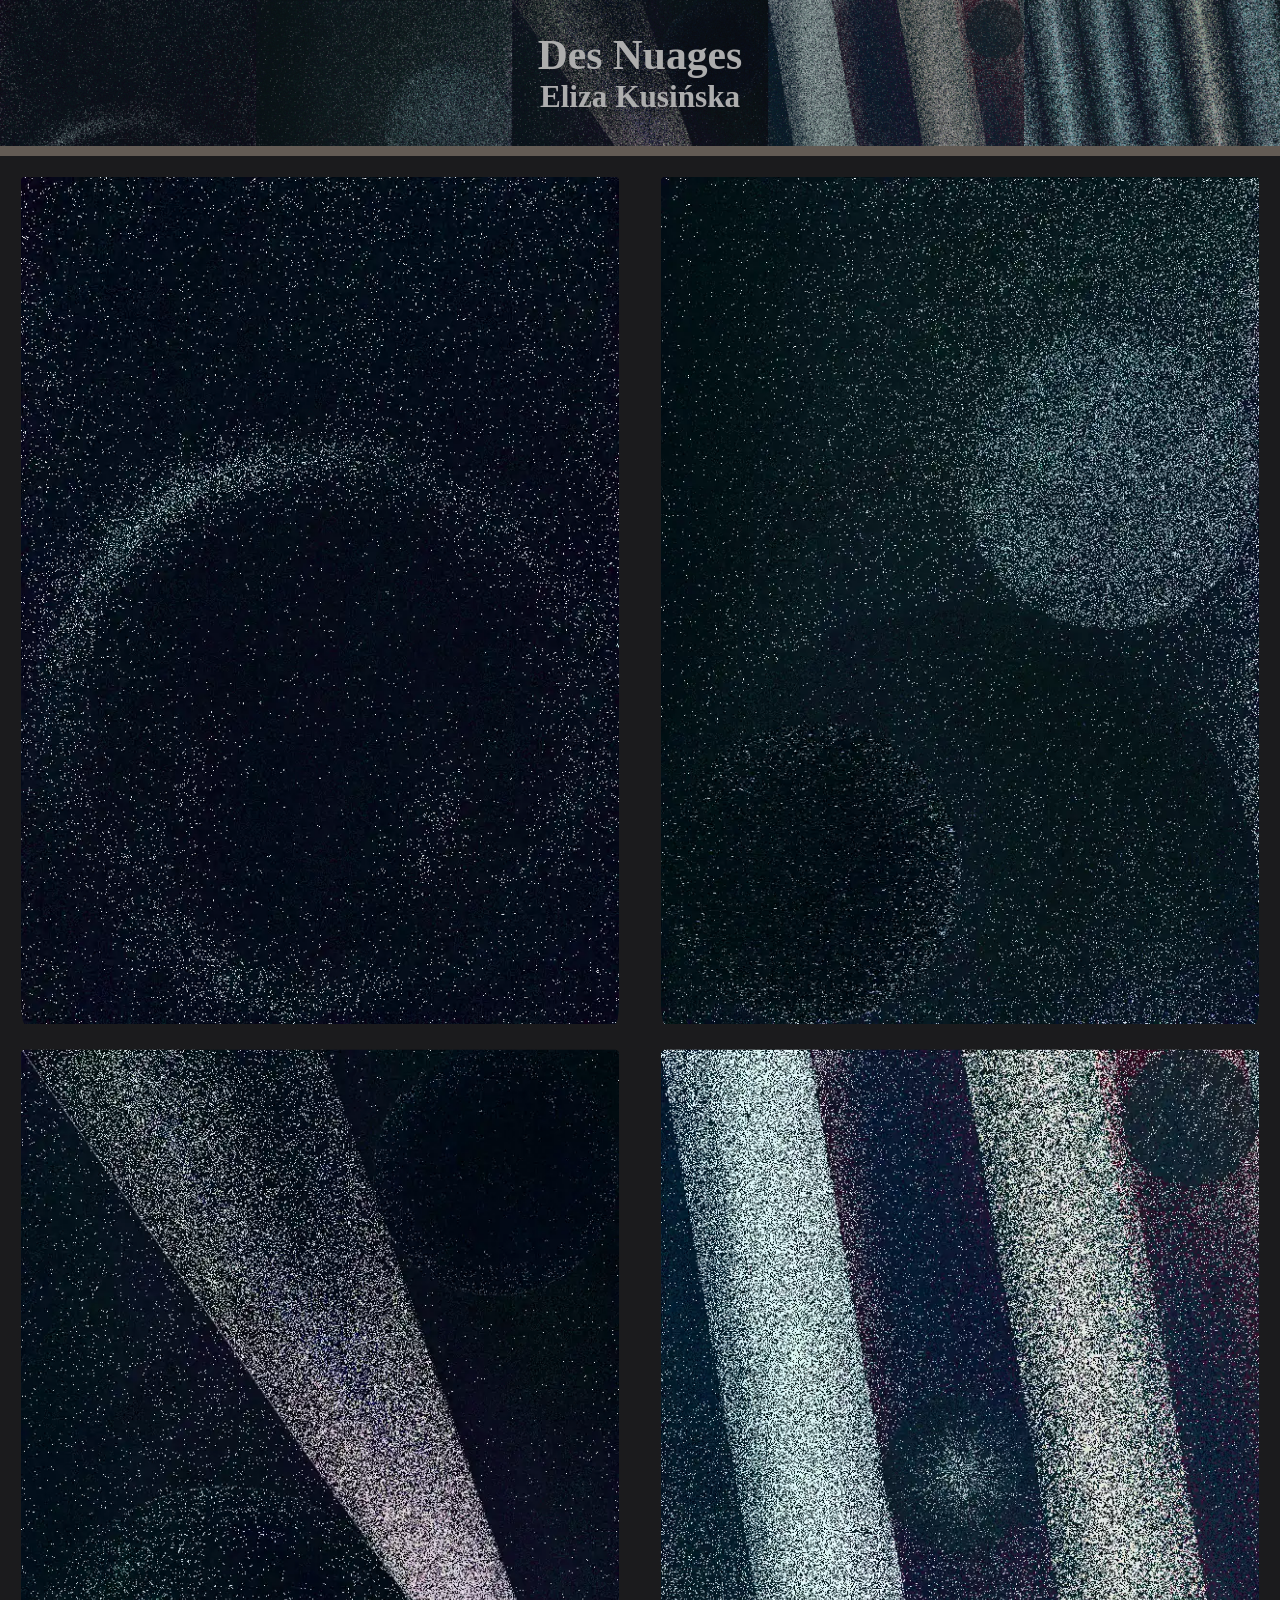
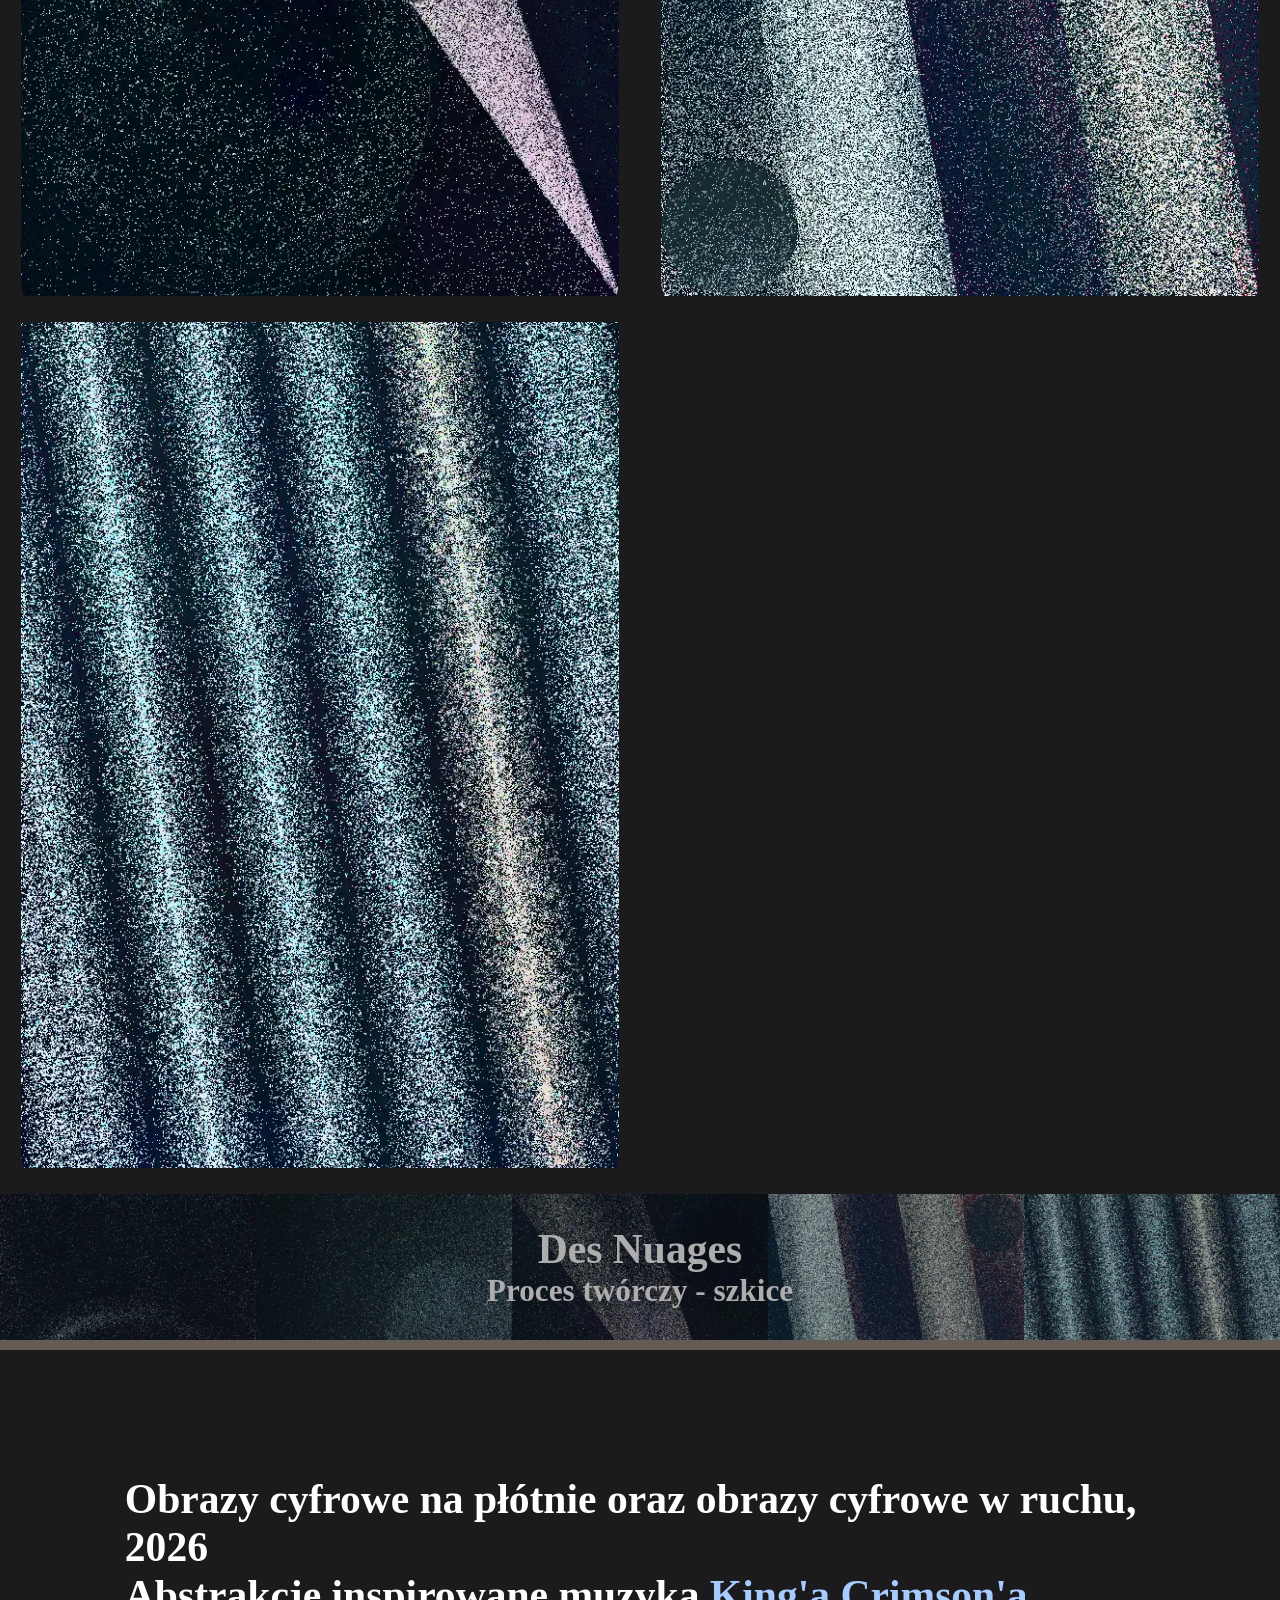
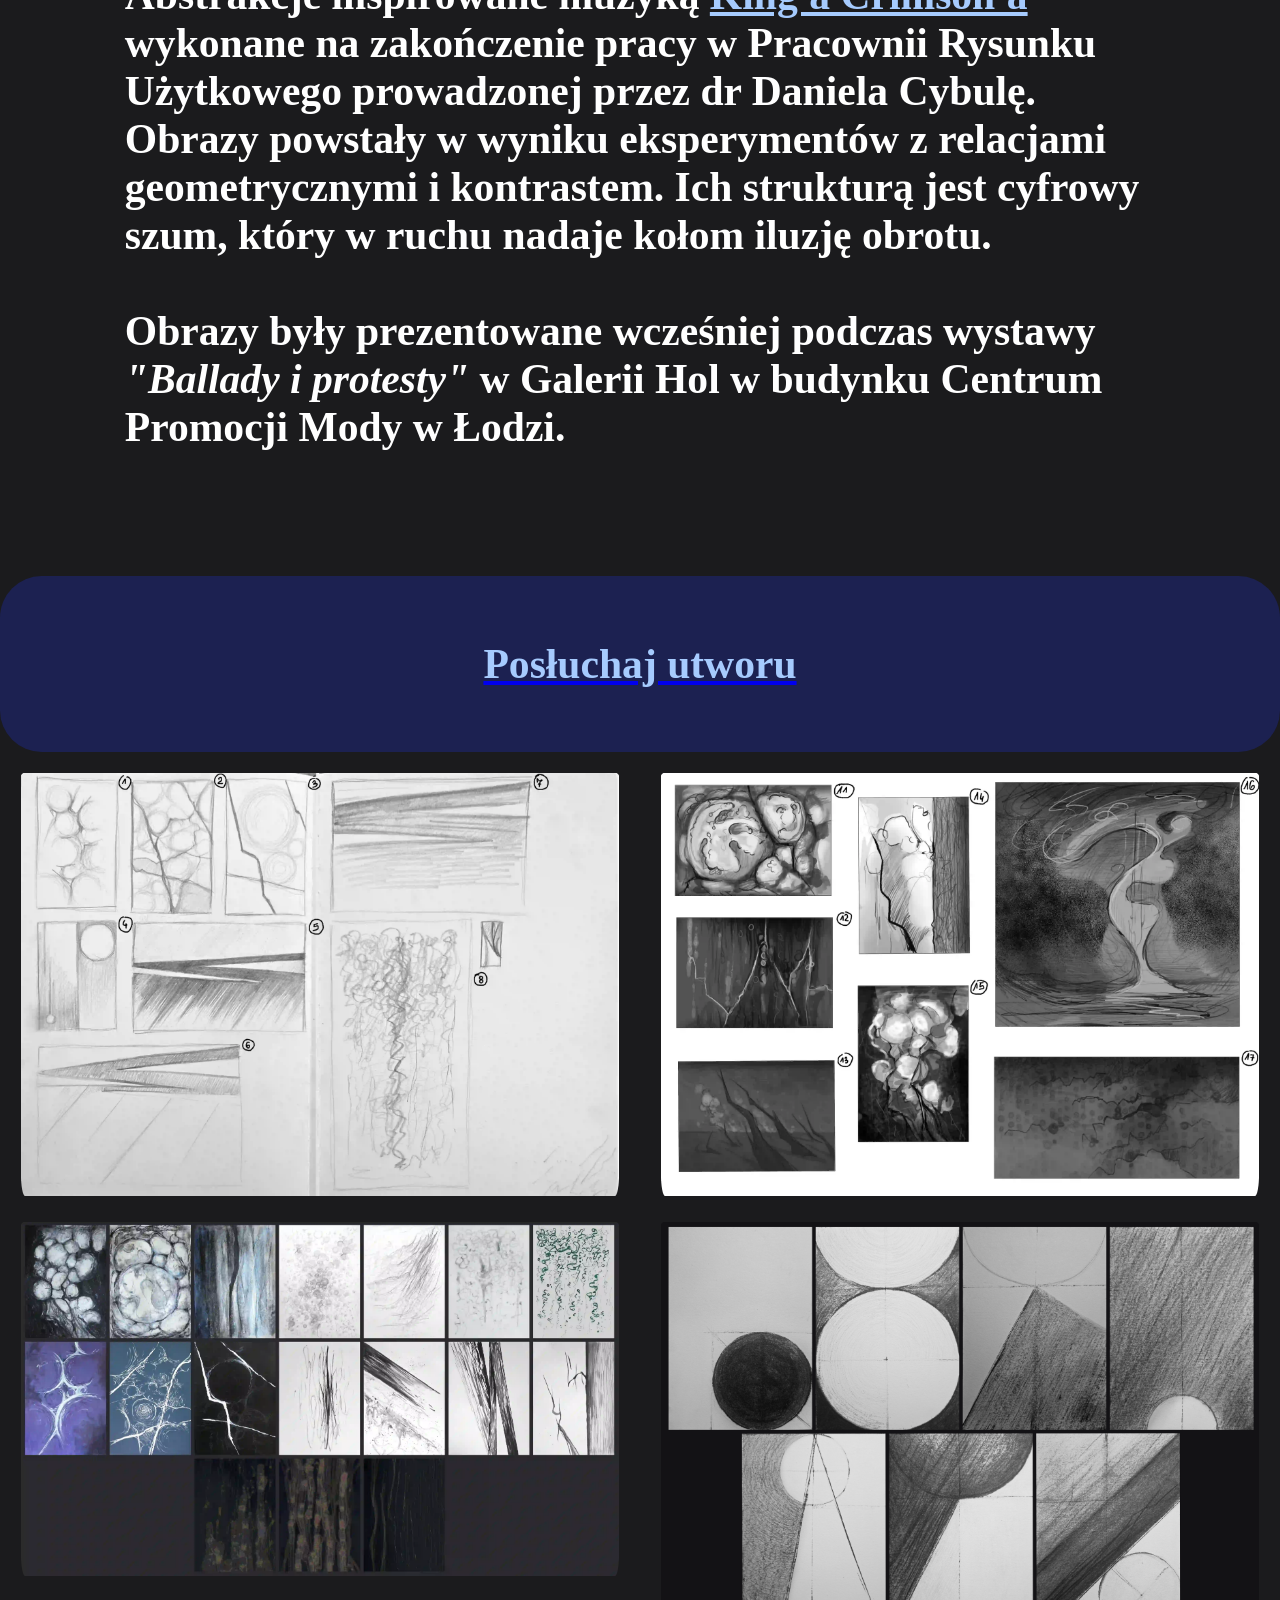
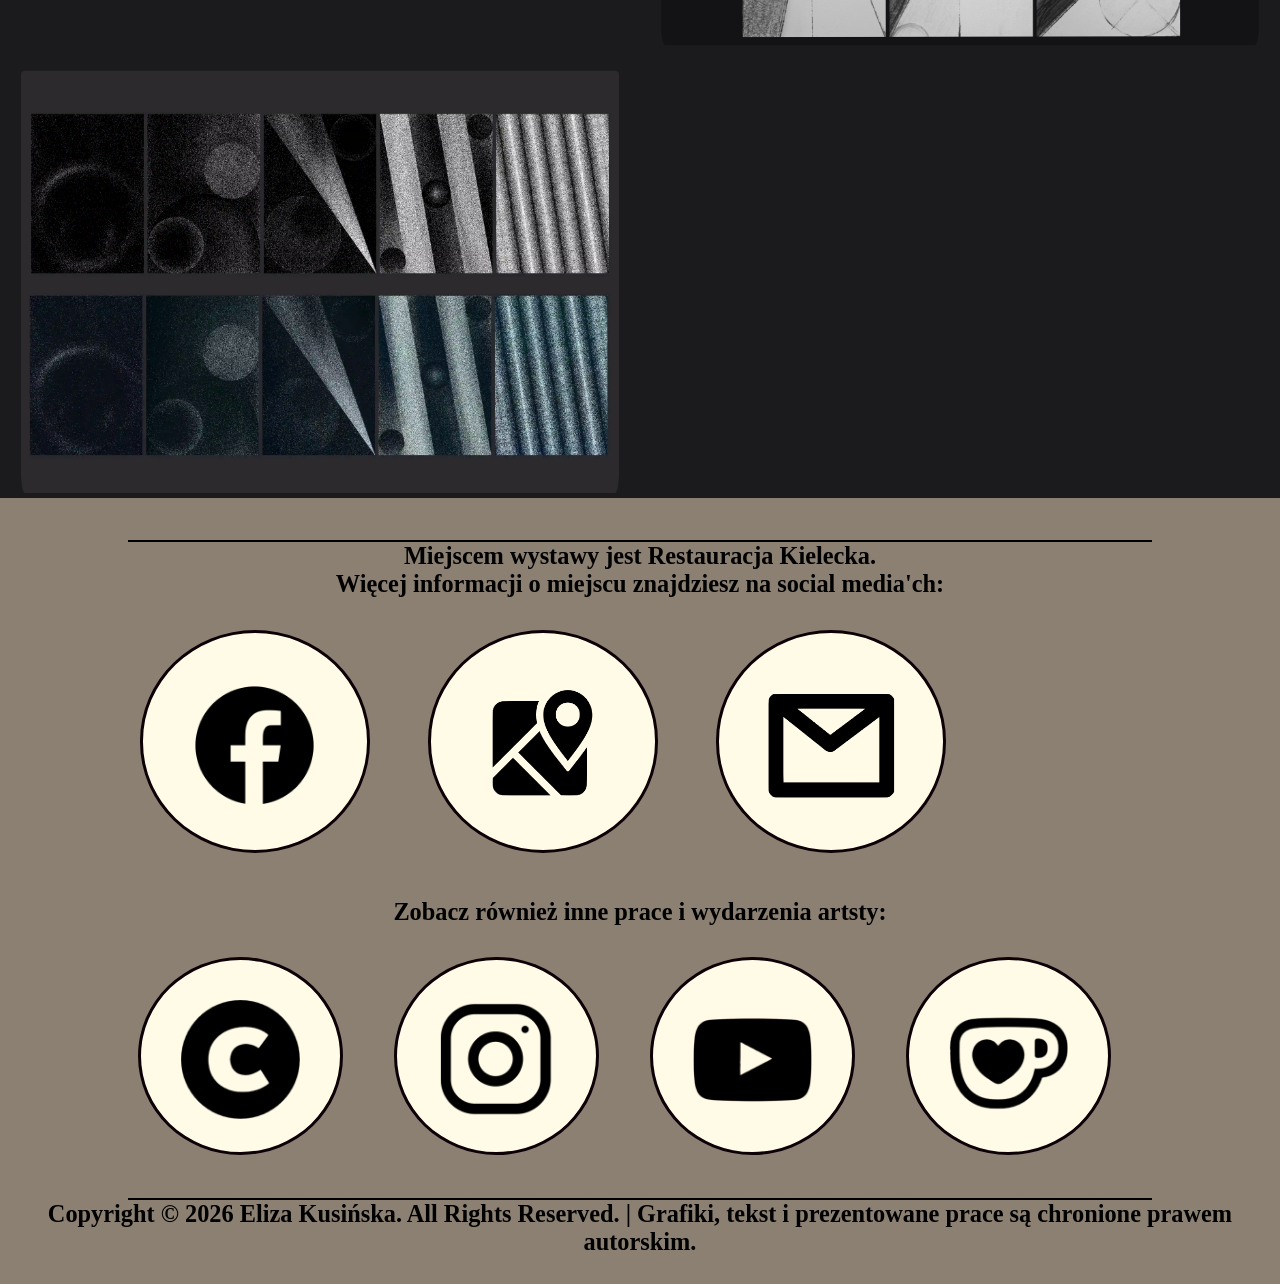
<file: index.html>
<!DOCTYPE html>
<html lang="pl">
  <head>



    <link rel="stylesheet" type="text/css" href="Styles/image.css">
    <link rel="stylesheet" type="text/css" href="Styles/modal.css">
    <link rel="stylesheet" type="text/css" href="Styles/main.css">
    <meta charset="utf-8" />

  </head>
  <body>
    
    <header>

			<div>

				<h1> Des Nuages </h1>
                <h2> Eliza Kusińska </h2>
			</div>

	</header>


    <main>
      
        <div class="gallery-type0" style="width: 100%">
        <div class="grid">
           <a href="00.html"> <img src="IMGS/01.webp"> </a>
           <a href="01.html"> <img src="IMGS/02.webp"> </a>
           <a href="02.html"> <img src="IMGS/03.webp"> </a>
           <a href="03.html"> <img src="IMGS/04.webp"> </a>
           <a href="04.html"> <img src="IMGS/05.webp"> </a>
        </div>
        </div>

            <header id="szkice">

			<div>

				<h1> Des Nuages </h1>
                <h2> Proces twórczy - szkice </h2>
			</div>

	</header>

			<div class="discription"><h2 style="color: white; padding: 3em;font-size: 200%;">
				
				Obrazy cyfrowe na płótnie oraz obrazy cyfrowe w ruchu, 2026 </br>
				
				Abstrakcje inspirowane muzyką <a href="https://youtu.be/Ns_KqOC0-fI?si=VUpb3y_5ZesjkQJ2" style="color: #A6CBFE;">King'a Crimson'a</a>
				wykonane na zakończenie pracy w Pracownii Rysunku
				Użytkowego prowadzonej przez dr Daniela Cybulę.
				Obrazy powstały w wyniku eksperymentów
				z relacjami geometrycznymi i kontrastem. Ich strukturą
				jest cyfrowy szum, który w ruchu nadaje kołom iluzję
				obrotu.</br></br>
				
				Obrazy były prezentowane wcześniej podczas wystawy
				<em>"Ballady i protesty"</em> w Galerii Hol w budynku Centrum
				Promocji Mody w Łodzi.
				
			</h2>
			</div>

<a href="https://youtu.be/Ns_KqOC0-fI?si=VUpb3y_5ZesjkQJ2"  target="_blank" style="decoration:none;"><h1 style="color: #A6CBFE;padding: 5%;text-align:center;background: #1C2151;border-radius: 1em; ">Posłuchaj utworu</h1></a>
           <div  class="grid">
                <div class="tile" ><img src="IMGS/szkice01.webp" style="width: 100%" onclick="openModal();currentSlide(1)"></div>
                <div class="tile" ><img src="IMGS/szkice04.webp" style="width: 100%" onclick="openModal();currentSlide(2)"></div>
                <div class="tile" ><img src="IMGS/szkice06.webp" style="width: 100%" onclick="openModal();currentSlide(3)"></div>
                <div class="tile" ><img src="IMGS/szkice07.webp" style="width: 100%" onclick="openModal();currentSlide(4)"></div>
                <div class="tile" ><img src="IMGS/szkice08.webp" style="width: 100%" onclick="openModal();currentSlide(5)"></div>

            </div>


            <!--Popup gallery -->
            <div id="myModal" class="modal">
                <span class="close cursor" onclick="closeModal()">&times;</span>
                <div class="modal-content">

                        <div class="mySlides">
                            <div class="gallery-container">
                                <div class="left-side"><img src="IMGS/szkice01.webp" style="width:100%"></div>
                                <div class="right-side" > <h2>Piersze szkice i koncepty </h2>
                                    <h3></br> Szkice ołówkiem na małym fomacie</h3></div>
                                        <div class="img-disp">
                                        <img src="IMGS/szkice03.webp">
                                        </div>
                            </div>
                        </div>


                    <div class="mySlides">
                        <div class="gallery-container">
                            <div class="left-side"><img src="IMGS/szkice04.webp" style="width:100%"></div>
                            <div class="right-side" > <h2>Szkice cyfrowe </h2>
                                <h3></br> Szkice cyfrowe </h3></div>
                                        <div class="img-disp">
                                        <img src="IMGS/szkice05.webp">
                                        </div>
                        </div>
                    </div>




                    <div class="mySlides">
                        <div class="gallery-container">
                            <div class="left-side"><img src="IMGS/szkice06.webp" style="width:100%"></div>
                            <div class="right-side" > <h2>Szkice poszukujące formy </h2>
                                <h3></br> Szkice na kartkach A3: </h3></div>


                                <div class="img-disp">
                                <h3>Szkice ołówkiem </h3>
                                <img src="IMGS/a3-1.webp">
                                <img src="IMGS/a3-2.webp">

                                <h3>Szkic zielonym tuszem </h3>
                                <img src="IMGS/a3-11.webp">

                                <h3>Szkic szarym gwaszem </h3>
                                <img src="IMGS/a3-12.webp">

                                <h3>Szkice pastelą </h3>
                                <img src="IMGS/a3-10.webp">
                                <img src="IMGS/a3-13.webp">
                                <img src="IMGS/a3-14.webp">

                                <h3>Szkice gwaszem na kolorowym papierze</h3>
                                <img src="IMGS/a3-7.webp">
                                <img src="IMGS/a3-8.webp">
                                <img src="IMGS/a3-9.webp">

                                <h3>Szkice czarnym gwaszem</h3>
                                <img src="IMGS/a3-6.webp">
                                <img src="IMGS/a3-5.webp">
                                <img src="IMGS/a3-4.webp">
                                <img src="IMGS/a3-3.webp">

                                </div>

                        </div>
                    </div>
                    <div class="mySlides">
                        <div class="gallery-container">
                            <div class="left-side"><img src="IMGS/szkice07.webp" style="width:100%"></div>
                            <div class="right-side" > <h2> Szkice węglowe </h2>
                                <h3></br> Te małe szkice formatu zbliżonego do A5, miały być jednym z ostatnich etapów. </br></br> </h3>
                            </div>
                                <div class="img-disp">
                                <img src="IMGS/s01.webp">
                                <img src="IMGS/s02.webp">
                                <img src="IMGS/s03.webp">
                                <img src="IMGS/s04.webp">
                                <img src="IMGS/s05.webp">
                                <img src="IMGS/s06.webp">
                                </div>
                        </div>
                        </div>
                        <div class="mySlides">
                        <div class="gallery-container">
                            <div class="left-side"><img src="IMGS/szkice08.webp" style="width:100%"></div>
                            <div class="right-side" ><h2> Ostateczne prace</h2>
                                <h3></br> Ostateczny projekt obrazów w dwóch wersjach: achromatycznej i barwnej. </br></br> </h3></div>


                                <div class="img-disp">
                                <img src="IMGS/k1.webp">
                                <img src="IMGS/k2.webp">
                                <img src="IMGS/k3.webp">
                                <img src="IMGS/k4.webp">
                                <img src="IMGS/k5.webp">
                                </div>

                                <div class="img-disp">
                                <img src="IMGS/01.webp">
                                <img src="IMGS/02.webp">
                                <img src="IMGS/03.webp">
                                <img src="IMGS/04.webp">
                                <img src="IMGS/05.webp">
                                </div>
                        </div>
                        </div>


                    <!-- Next/previous-->
                    <a class="prev" onclick="plusSlides(-1)">&#10094;</a>
                    <a class="next" onclick="plusSlides(1)">&#10095;</a>

                    <!-- Caption-->
                    <div class="caption-container">
                    <p id="caption"></p>
                    </div>
                </div>
            </div>
	</main>

	<footer>

		<div class= "end">
		<h3></h3>
		</div>
		<h3> Miejscem wystawy jest Restauracja Kielecka. </br>Więcej informacji o miejscu znajdziesz na social media'ch:</h3>
		<div class="social" style="padding-right: 0;">
            <a href="https://www.facebook.com/restauracjakielecka/"  target="_blank"><div class="social-button"><img src="IMGS/facebook.png"></div></a>
			<a href="https://www.google.com/maps/place/Restauracja+Kielecka/@50.8666158,20.6364474,19.62z/data=!4m14!1m7!3m6!1s0x47182791921f1da7:0x267acf8be333f46b!2sFilharmonia+%C5%9Awi%C4%99tokrzyska+im.+Oskara+Kolberga!8m2!3d50.8665175!4d20.6365245!16s%2Fg%2F120xjf3r!3m5!1s0x471827d017b03e21:0x5a664d1473442e51!8m2!3d50.8667061!4d20.6363611!16s%2Fg%2F11frqv938v?hl=pl&entry=ttu&g_ep=EgoyMDI2MTExMC4wIKXMDSoASAFQAw%3D%3D"  target="_blank">
			<div class="social-button"><img src="IMGS/maps.webp"></div>
			</a>
			<a href="mailto: info@restauracjakielecka.pl"  target="_blank">
			<div class="social-button"><img src="IMGS/mail.webp"></div>
			</a>

       </div>
<h3> Zobacz również inne prace i wydarzenia artsty: </h3>
       		<div class="social">

			<a href="https://cara.app/ekierka"  target="_blank">
			<div class="social-button"><img src="IMGS/cara.webp"></div>
			</a>
			<a href="https://www.instagram.com/elizakusinska/"  target="_blank">
			<div class="social-button"><img src="IMGS/inst.webp"></div>
			</a>
			<a href="https://www.youtube.com/@Ekierka"  target="_blank"><div class="social-button"><img src="IMGS/youtube.webp"></div></a>
			<a href="https://ko-fi.com/ekierka"  target="_blank"><div class="social-button"><img src="IMGS/kofi.webp"></div></a>
<!-- Można dodać konto na pixaby i tweeter/X w przyszłość -->
       </div>
       <div class= "end">
		</div>

		<h3>Copyright © 2026 Eliza Kusińska. All Rights Reserved. | Grafiki, tekst i prezentowane prace są chronione prawem autorskim. </br></br></h3>
	</footer>


  </body>

<script src="JS/gallery01-script.js"></script>
</html>
</file>
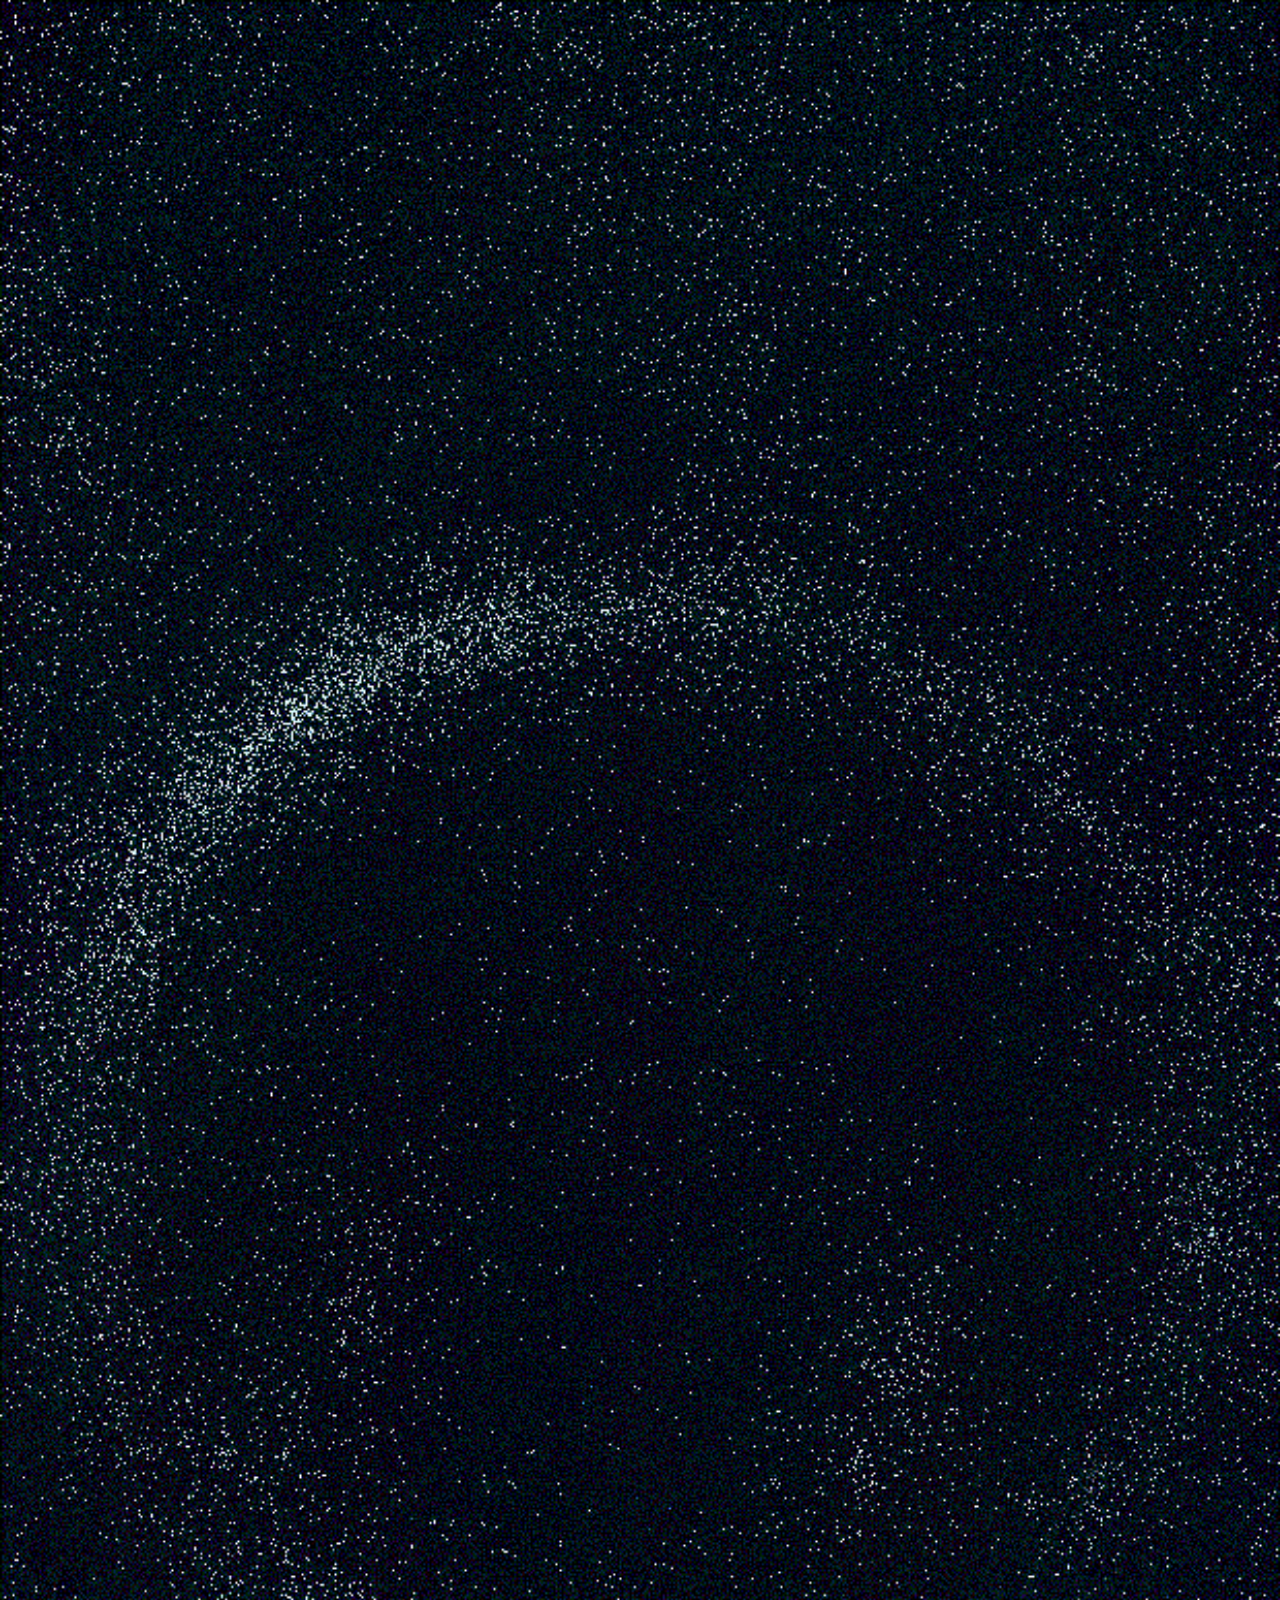
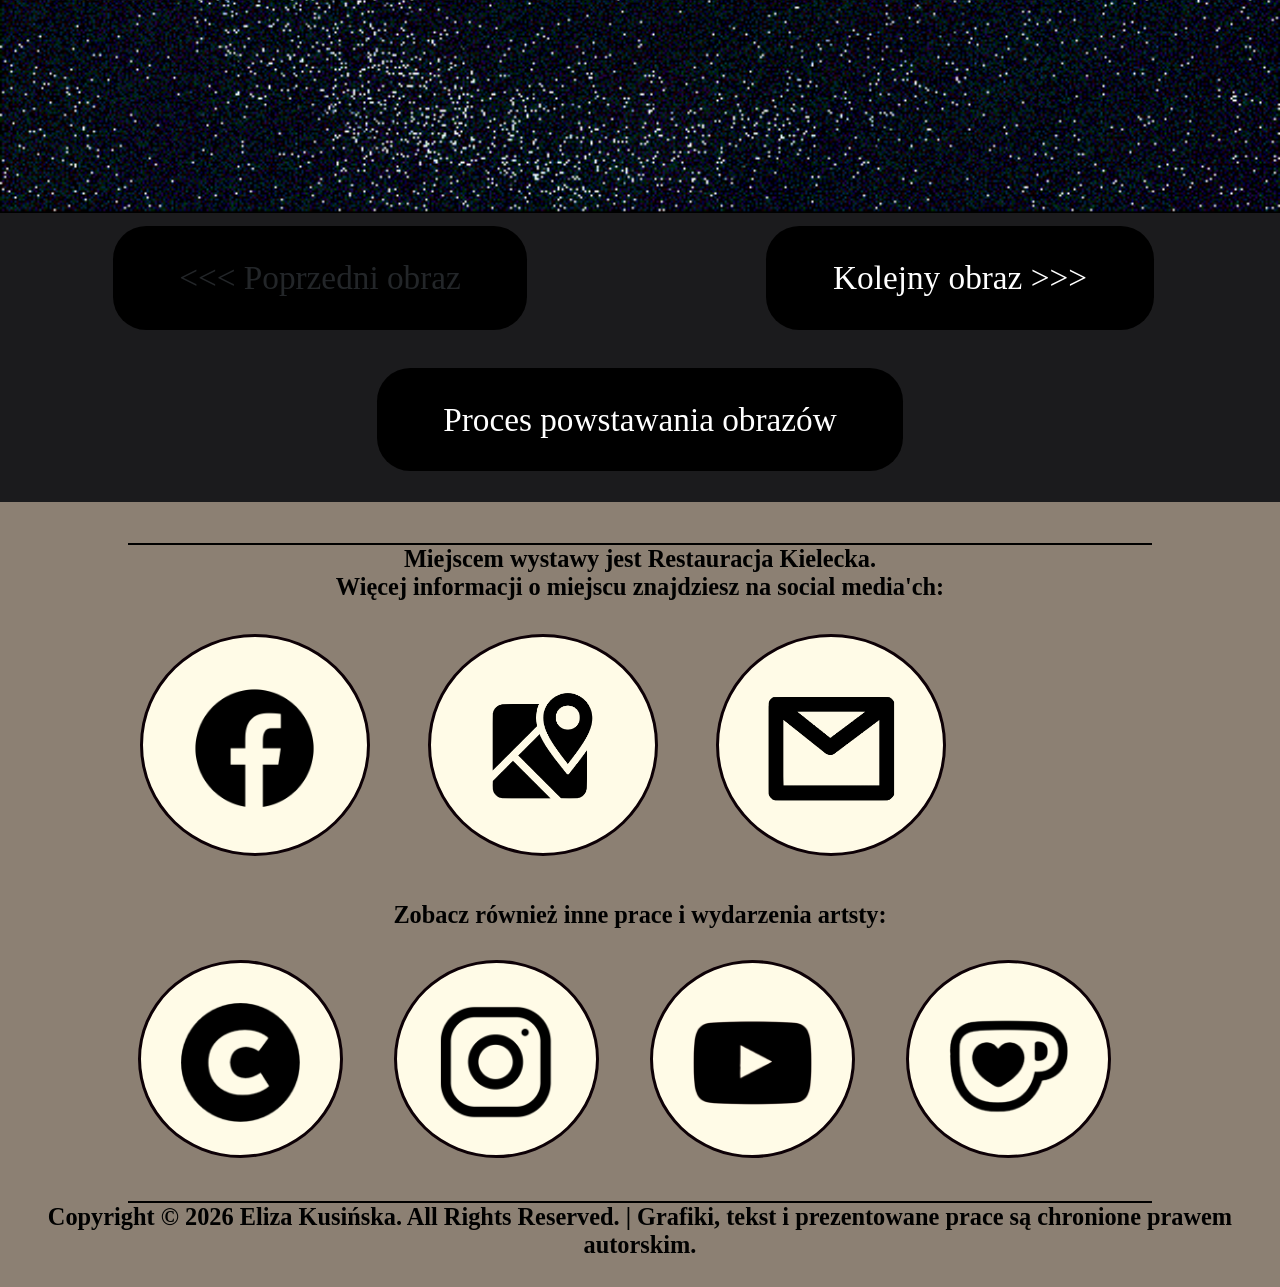
<file: 00.html>
<!DOCTYPE html>
<html lang="pl">
  <head>

    <link rel="stylesheet" type="text/css" href="Styles/main.css">

    <link rel="stylesheet" type="text/css" href="Styles/image.css">

    <meta charset="utf-8" />

  </head>
  <body>


    <main>

           <div> <img src="IMGS/00.GIF" style="width: 100%;" > </div>


           <div class="next_grid">
              <div  class="next">
                  <a style="color: #232629;"> <<< Poprzedni obraz </a>
              </div>
              <div class="next">
                  <a href="01.html" > Kolejny obraz >>> </a>
              </div>
			</div>

			<div class="next">
                  <a href="index.html#szkice" > Proces powstawania obrazów </a>
              </div>
	</main>

	<footer>

		<div class= "end">
		<h3></h3>
		</div>
		<h3> Miejscem wystawy jest Restauracja Kielecka. </br>Więcej informacji o miejscu znajdziesz na social media'ch:</h3>
		<div class="social" style="padding-right: 0;">
            <a href="https://www.facebook.com/restauracjakielecka/"  target="_blank"><div class="social-button"><img src="IMGS/facebook.png"></div></a>
			<a href="https://www.google.com/maps/place/Restauracja+Kielecka/@50.8666158,20.6364474,19.62z/data=!4m14!1m7!3m6!1s0x47182791921f1da7:0x267acf8be333f46b!2sFilharmonia+%C5%9Awi%C4%99tokrzyska+im.+Oskara+Kolberga!8m2!3d50.8665175!4d20.6365245!16s%2Fg%2F120xjf3r!3m5!1s0x471827d017b03e21:0x5a664d1473442e51!8m2!3d50.8667061!4d20.6363611!16s%2Fg%2F11frqv938v?hl=pl&entry=ttu&g_ep=EgoyMDI2MTExMC4wIKXMDSoASAFQAw%3D%3D"  target="_blank">
			<div class="social-button"><img src="IMGS/maps.webp"></div>
			</a>
			<a href="mailto: info@restauracjakielecka.pl"  target="_blank">
			<div class="social-button"><img src="IMGS/mail.webp"></div>
			</a>

       </div>
<h3> Zobacz również inne prace i wydarzenia artsty: </h3>
       		<div class="social">

			<a href="https://cara.app/ekierka"  target="_blank">
			<div class="social-button"><img src="IMGS/cara.webp"></div>
			</a>
			<a href="https://www.instagram.com/elizakusinska/"  target="_blank">
			<div class="social-button"><img src="IMGS/inst.webp"></div>
			</a>
			<a href="https://www.youtube.com/@Ekierka"  target="_blank"><div class="social-button"><img src="IMGS/youtube.webp"></div></a>
			<a href="https://ko-fi.com/ekierka"  target="_blank"><div class="social-button"><img src="IMGS/kofi.webp"></div></a>
<!-- Można dodać konto na pixaby i tweeter/X w przyszłość -->
       </div>
       <div class= "end">
		</div>

		<h3>Copyright © 2026 Eliza Kusińska. All Rights Reserved. | Grafiki, tekst i prezentowane prace są chronione prawem autorskim. </br></br></h3>
	</footer>


  </body>

</html>
</file>
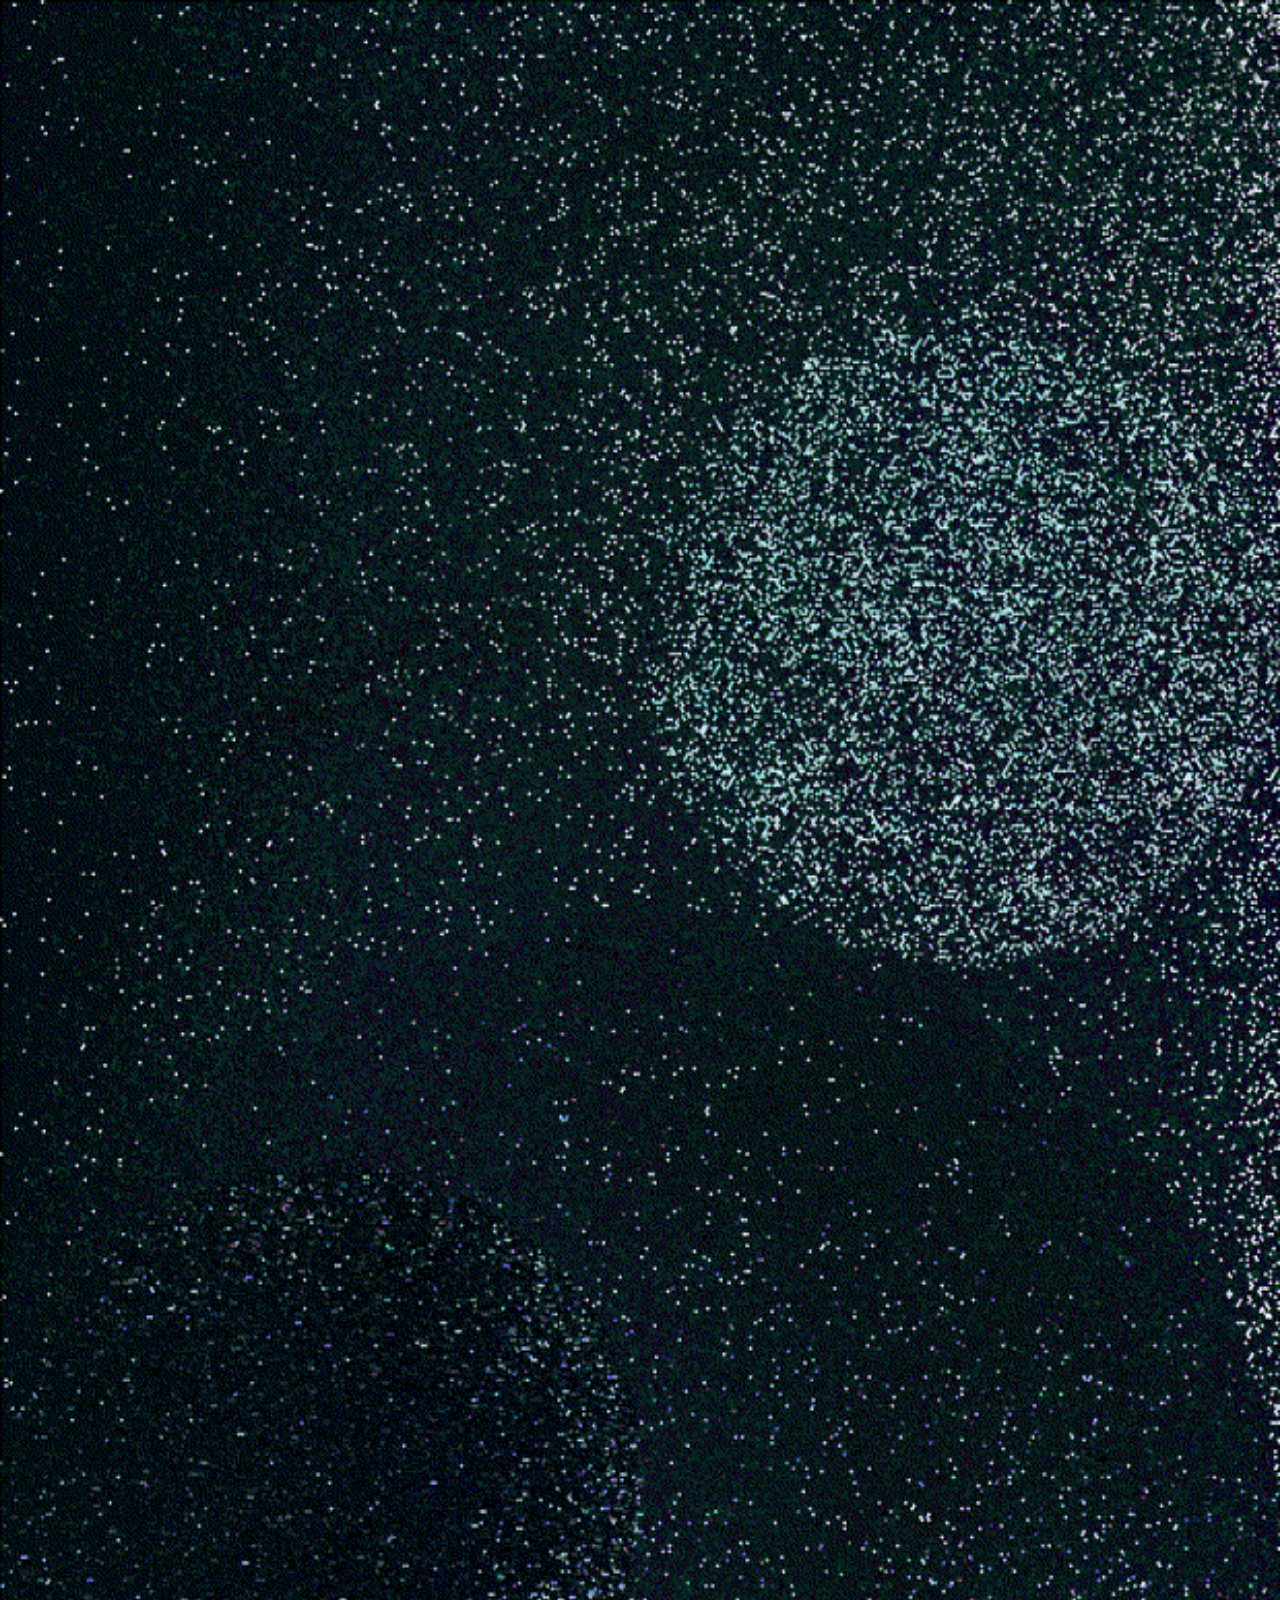
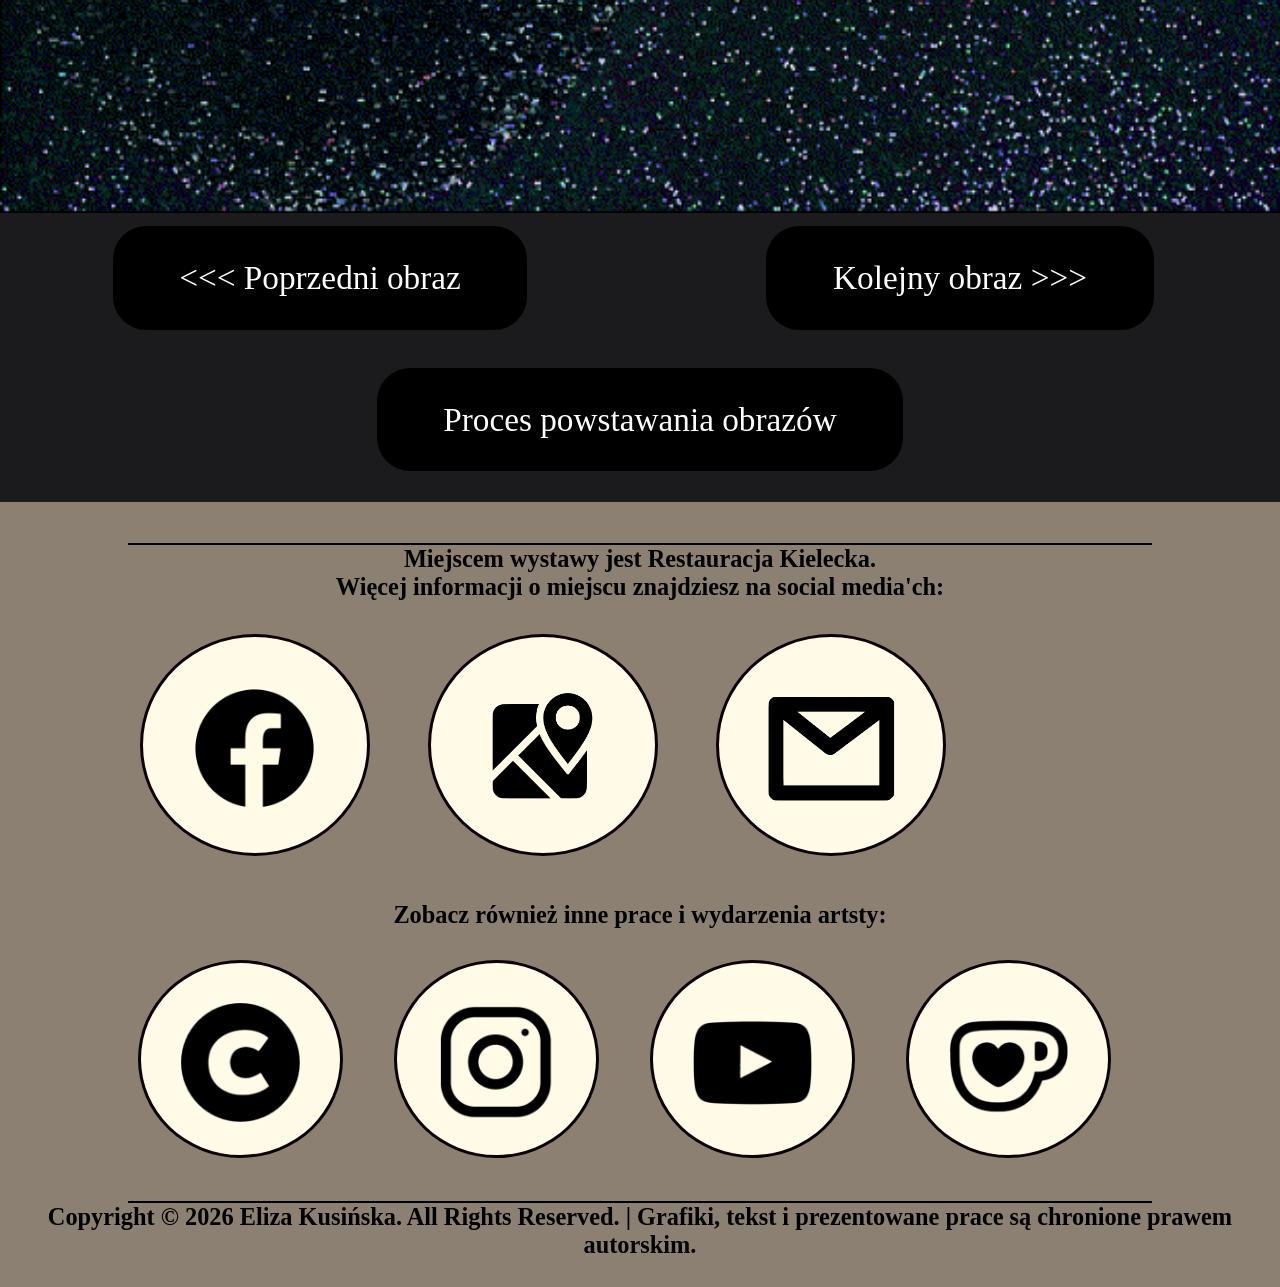
<file: 01.html>
<!DOCTYPE html>
<html lang="pl">
  <head>

    <link rel="stylesheet" type="text/css" href="Styles/main.css">

    <link rel="stylesheet" type="text/css" href="Styles/image.css">

    <meta charset="utf-8" />

  </head>
  <body>


    <main>

           <div> <img src="IMGS/01.GIF" style="width: 100%;" > </div>


           <div class="next_grid">
              <div  class="next">
                  <a href="00.html"> <<< Poprzedni obraz </a>
              </div>
              <div class="next">
                  <a href="02.html" > Kolejny obraz >>> </a>
              </div>
			</div>

			<div class="next">
                  <a href="index.html#szkice" > Proces powstawania obrazów </a>
              </div>
	</main>

	<footer>

		<div class= "end">
		<h3></h3>
		</div>
		<h3> Miejscem wystawy jest Restauracja Kielecka. </br>Więcej informacji o miejscu znajdziesz na social media'ch:</h3>
		<div class="social" style="padding-right: 0;">
            <a href="https://www.facebook.com/restauracjakielecka/"  target="_blank"><div class="social-button"><img src="IMGS/facebook.png"></div></a>
			<a href="https://www.google.com/maps/place/Restauracja+Kielecka/@50.8666158,20.6364474,19.62z/data=!4m14!1m7!3m6!1s0x47182791921f1da7:0x267acf8be333f46b!2sFilharmonia+%C5%9Awi%C4%99tokrzyska+im.+Oskara+Kolberga!8m2!3d50.8665175!4d20.6365245!16s%2Fg%2F120xjf3r!3m5!1s0x471827d017b03e21:0x5a664d1473442e51!8m2!3d50.8667061!4d20.6363611!16s%2Fg%2F11frqv938v?hl=pl&entry=ttu&g_ep=EgoyMDI2MTExMC4wIKXMDSoASAFQAw%3D%3D"  target="_blank">
			<div class="social-button"><img src="IMGS/maps.webp"></div>
			</a>
			<a href="mailto: info@restauracjakielecka.pl"  target="_blank">
			<div class="social-button"><img src="IMGS/mail.webp"></div>
			</a>

       </div>
<h3> Zobacz również inne prace i wydarzenia artsty: </h3>
       		<div class="social">

			<a href="https://cara.app/ekierka"  target="_blank">
			<div class="social-button"><img src="IMGS/cara.webp"></div>
			</a>
			<a href="https://www.instagram.com/elizakusinska/"  target="_blank">
			<div class="social-button"><img src="IMGS/inst.webp"></div>
			</a>
			<a href="https://www.youtube.com/@Ekierka"  target="_blank"><div class="social-button"><img src="IMGS/youtube.webp"></div></a>
			<a href="https://ko-fi.com/ekierka"  target="_blank"><div class="social-button"><img src="IMGS/kofi.webp"></div></a>
<!-- Można dodać konto na pixaby i tweeter/X w przyszłość -->
       </div>
       <div class= "end">
		</div>

		<h3>Copyright © 2026 Eliza Kusińska. All Rights Reserved. | Grafiki, tekst i prezentowane prace są chronione prawem autorskim. </br></br></h3>
	</footer>


  </body>

</html>
</file>
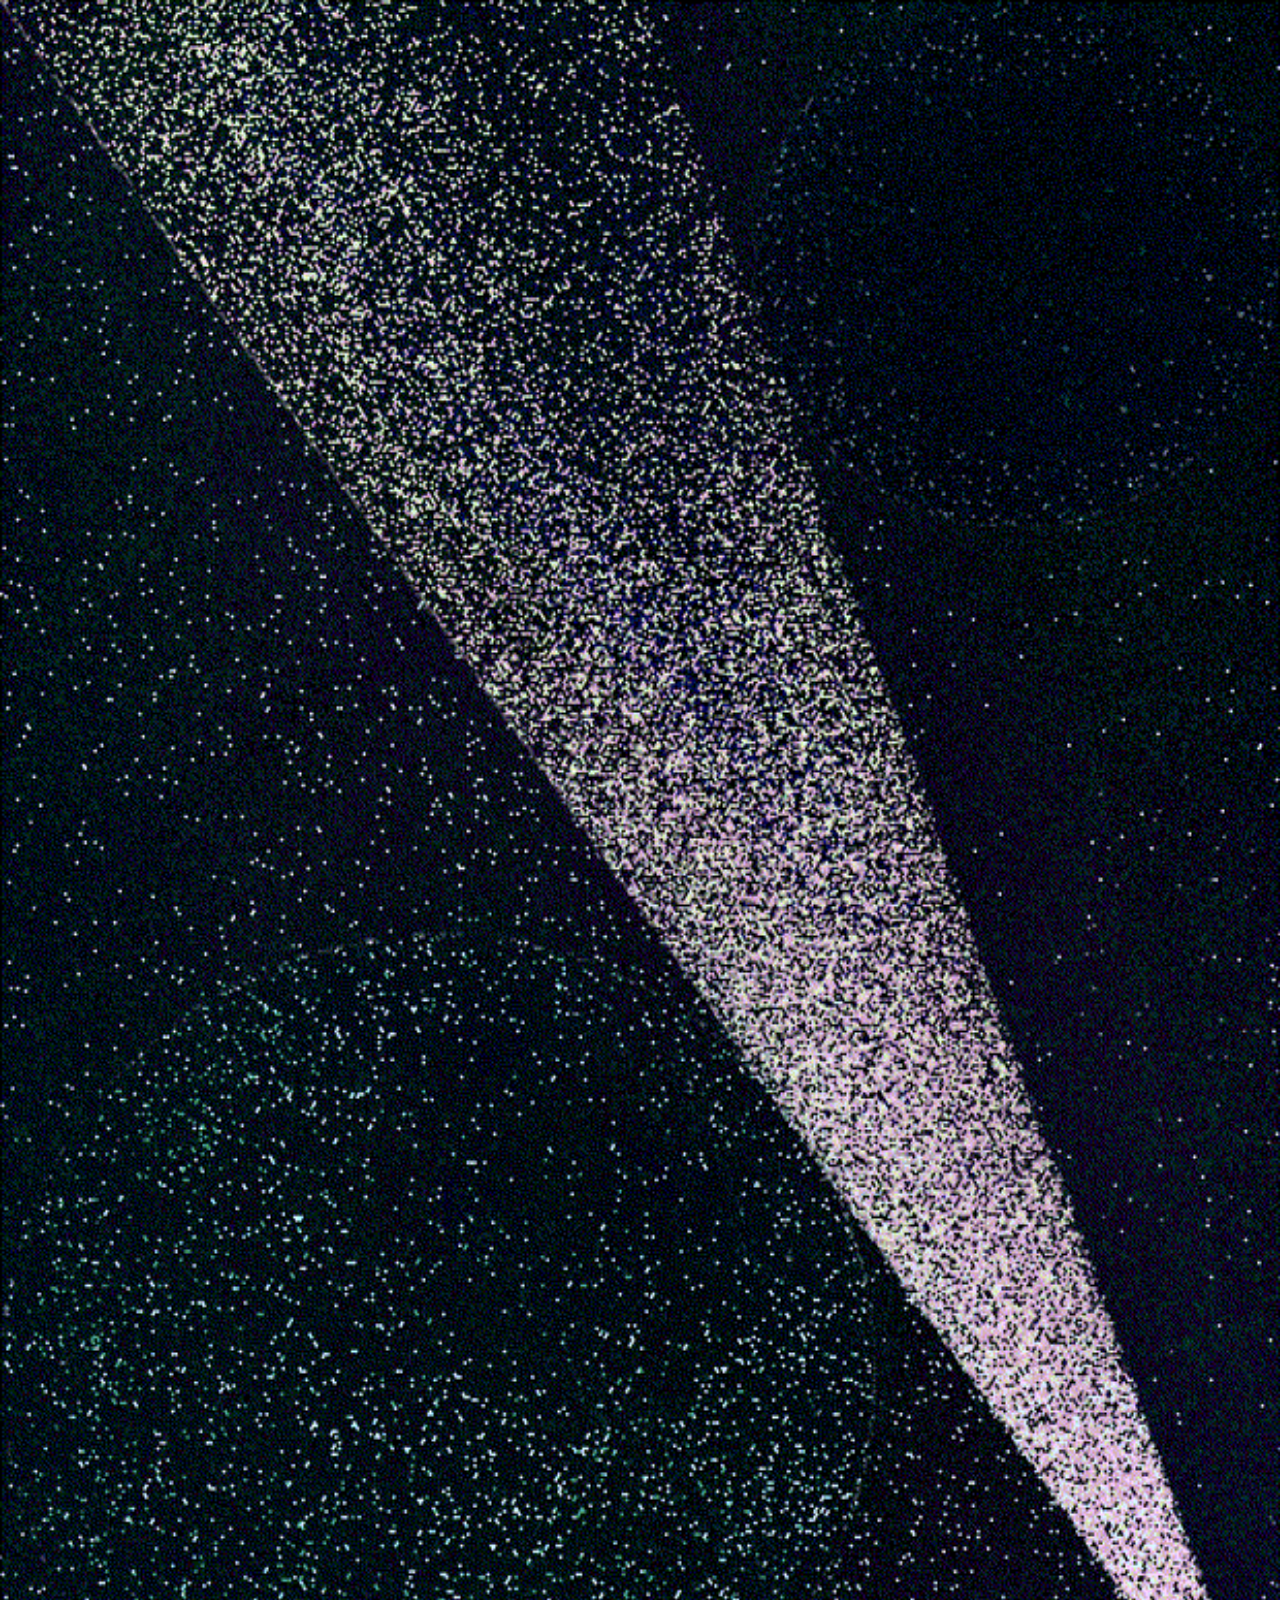
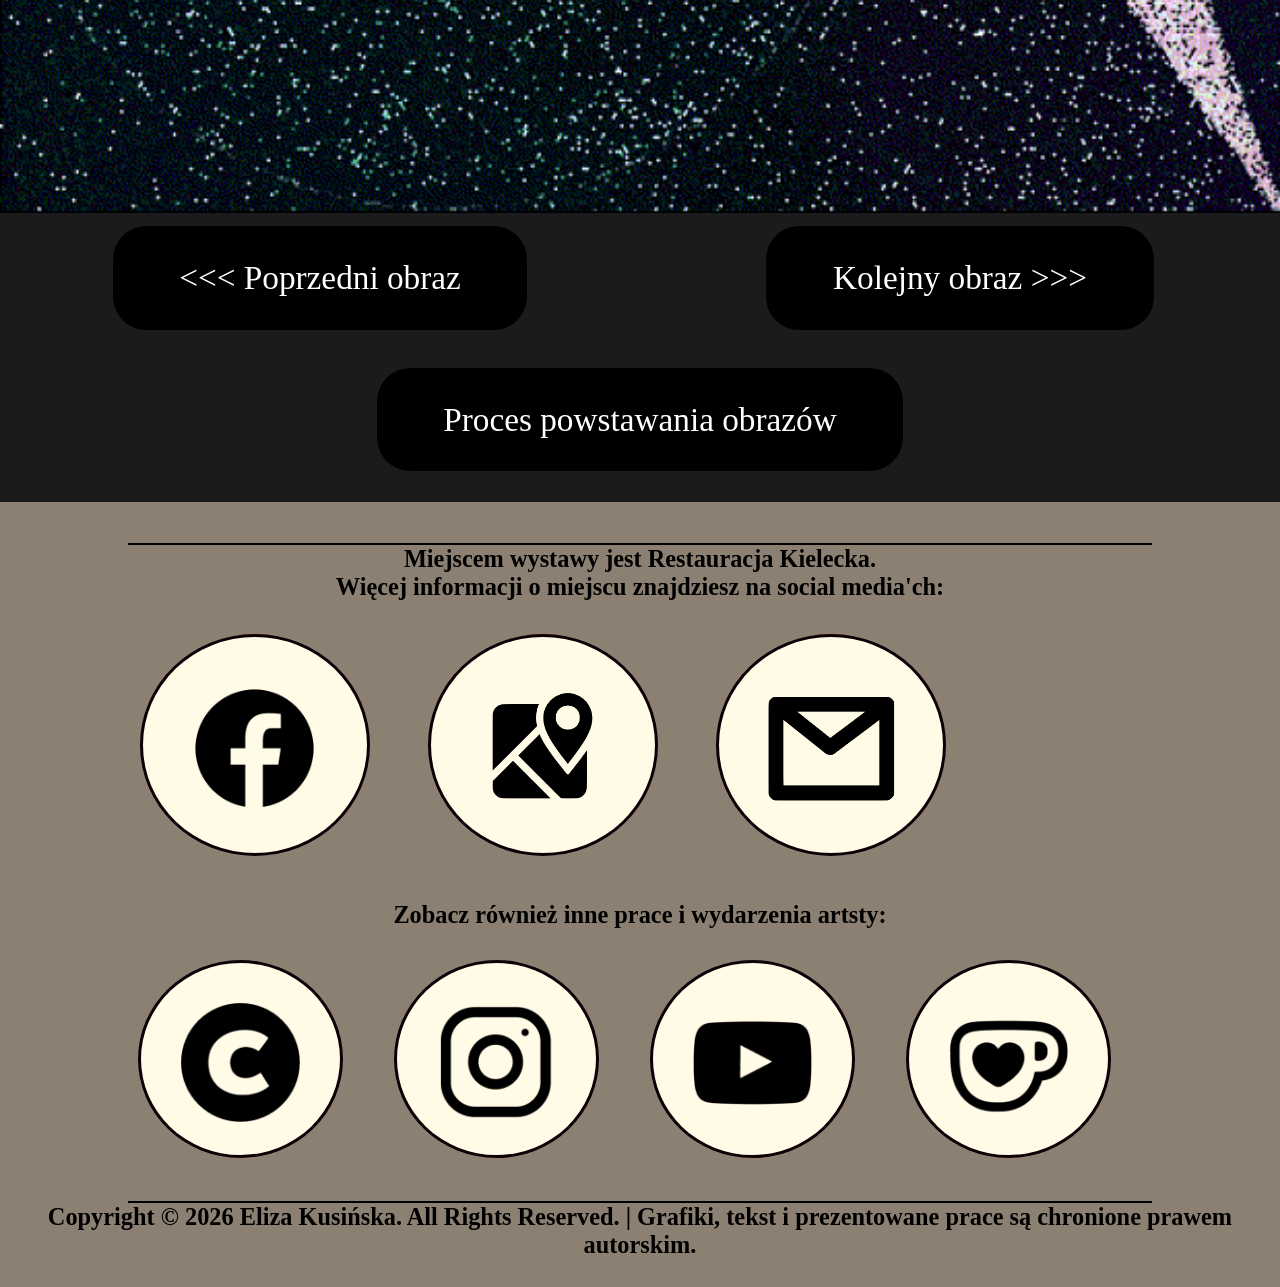
<file: 02.html>
<!DOCTYPE html>
<html lang="pl">
  <head>

    <link rel="stylesheet" type="text/css" href="Styles/main.css">

    <link rel="stylesheet" type="text/css" href="Styles/image.css">

    <meta charset="utf-8" />

  </head>
  <body>


    <main>

           <div> <img src="IMGS/02.GIF" style="width: 100%;" > </div>


           <div class="next_grid">
              <div  class="next">
                  <a href="01.html"> <<< Poprzedni obraz </a>
              </div>
              <div class="next">
                  <a href="03.html" > Kolejny obraz >>> </a>
              </div>
			</div>

			<div class="next">
                  <a href="index.html#szkice" > Proces powstawania obrazów </a>
              </div>
	</main>

	<footer>

		<div class= "end">
		<h3></h3>
		</div>
		<h3> Miejscem wystawy jest Restauracja Kielecka. </br>Więcej informacji o miejscu znajdziesz na social media'ch:</h3>
		<div class="social" style="padding-right: 0;">
            <a href="https://www.facebook.com/restauracjakielecka/"  target="_blank"><div class="social-button"><img src="IMGS/facebook.png"></div></a>
			<a href="https://www.google.com/maps/place/Restauracja+Kielecka/@50.8666158,20.6364474,19.62z/data=!4m14!1m7!3m6!1s0x47182791921f1da7:0x267acf8be333f46b!2sFilharmonia+%C5%9Awi%C4%99tokrzyska+im.+Oskara+Kolberga!8m2!3d50.8665175!4d20.6365245!16s%2Fg%2F120xjf3r!3m5!1s0x471827d017b03e21:0x5a664d1473442e51!8m2!3d50.8667061!4d20.6363611!16s%2Fg%2F11frqv938v?hl=pl&entry=ttu&g_ep=EgoyMDI2MTExMC4wIKXMDSoASAFQAw%3D%3D"  target="_blank">
			<div class="social-button"><img src="IMGS/maps.webp"></div>
			</a>
			<a href="mailto: info@restauracjakielecka.pl"  target="_blank">
			<div class="social-button"><img src="IMGS/mail.webp"></div>
			</a>

       </div>
<h3> Zobacz również inne prace i wydarzenia artsty: </h3>
       		<div class="social">

			<a href="https://cara.app/ekierka"  target="_blank">
			<div class="social-button"><img src="IMGS/cara.webp"></div>
			</a>
			<a href="https://www.instagram.com/elizakusinska/"  target="_blank">
			<div class="social-button"><img src="IMGS/inst.webp"></div>
			</a>
			<a href="https://www.youtube.com/@Ekierka"  target="_blank"><div class="social-button"><img src="IMGS/youtube.webp"></div></a>
			<a href="https://ko-fi.com/ekierka"  target="_blank"><div class="social-button"><img src="IMGS/kofi.webp"></div></a>
<!-- Można dodać konto na pixaby i tweeter/X w przyszłość -->
       </div>
       <div class= "end">
		</div>

		<h3>Copyright © 2026 Eliza Kusińska. All Rights Reserved. | Grafiki, tekst i prezentowane prace są chronione prawem autorskim. </br></br></h3>
	</footer>


  </body>

</html>
</file>
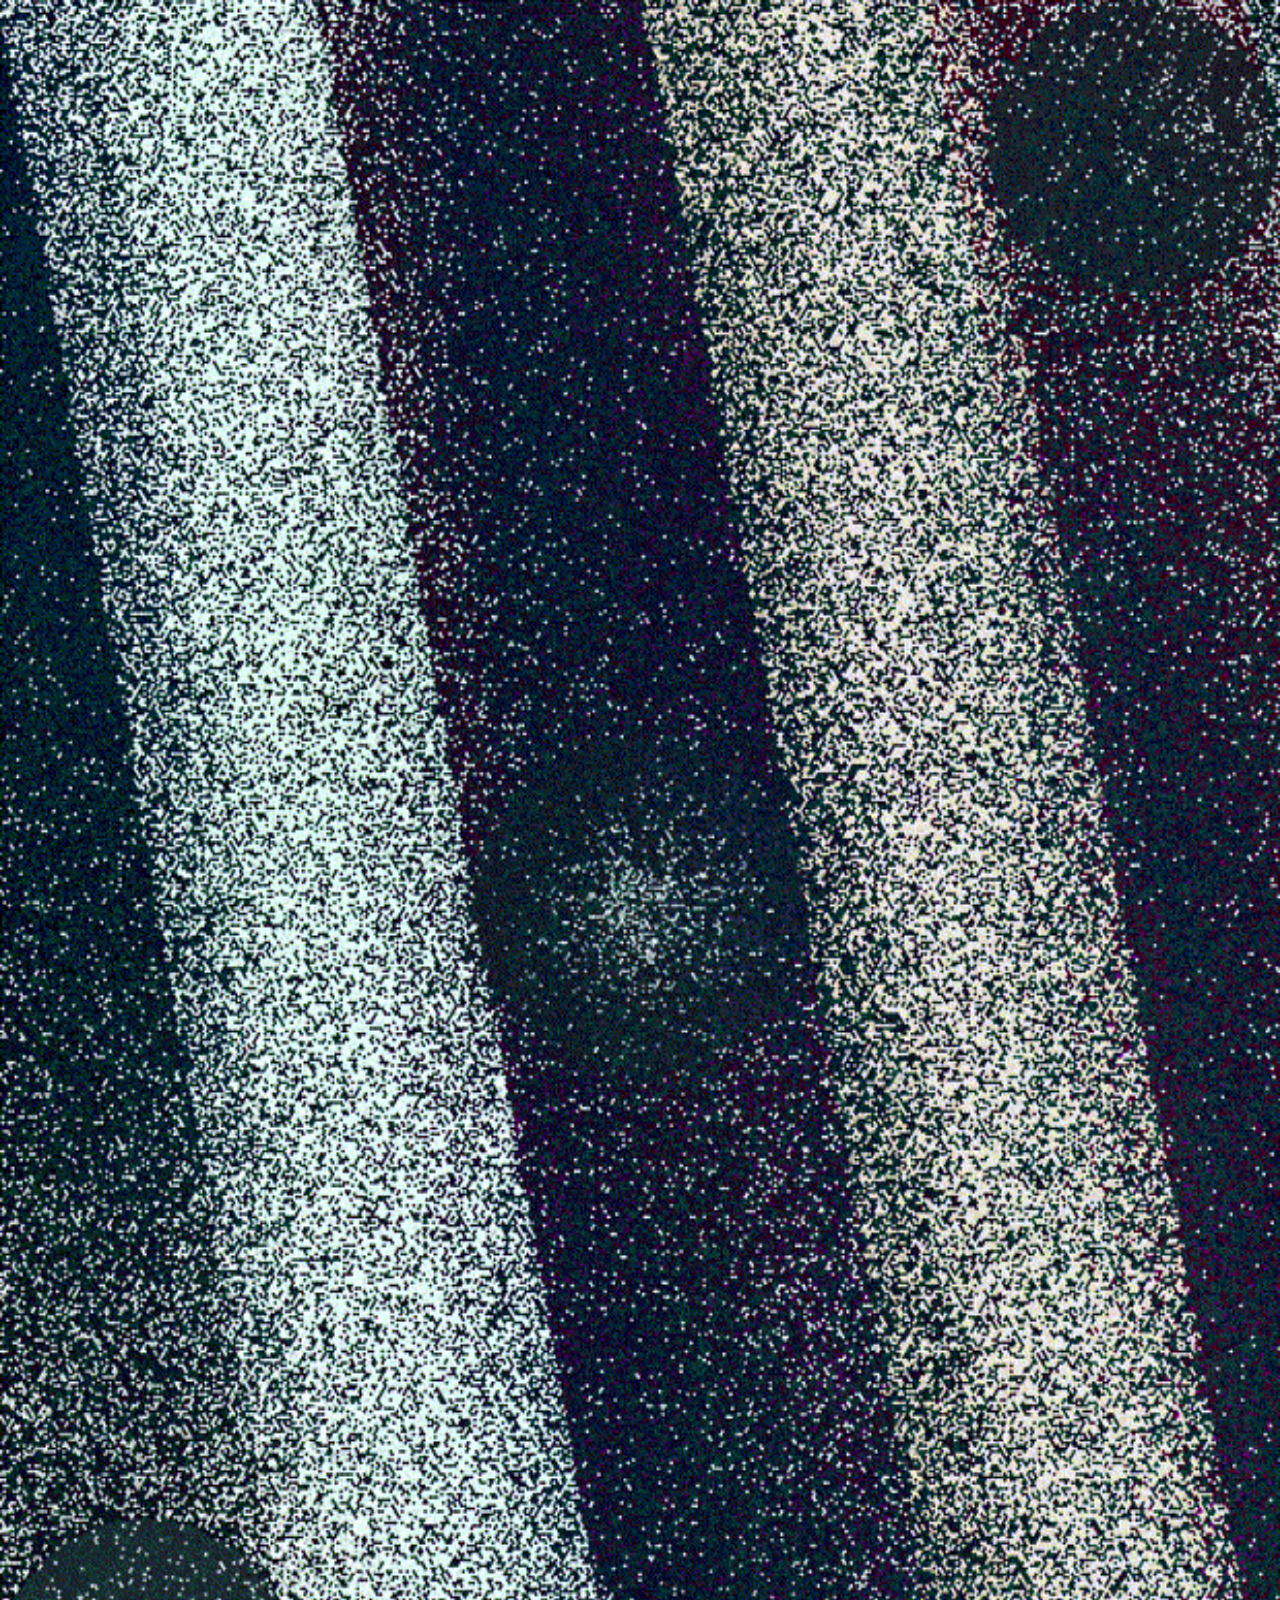
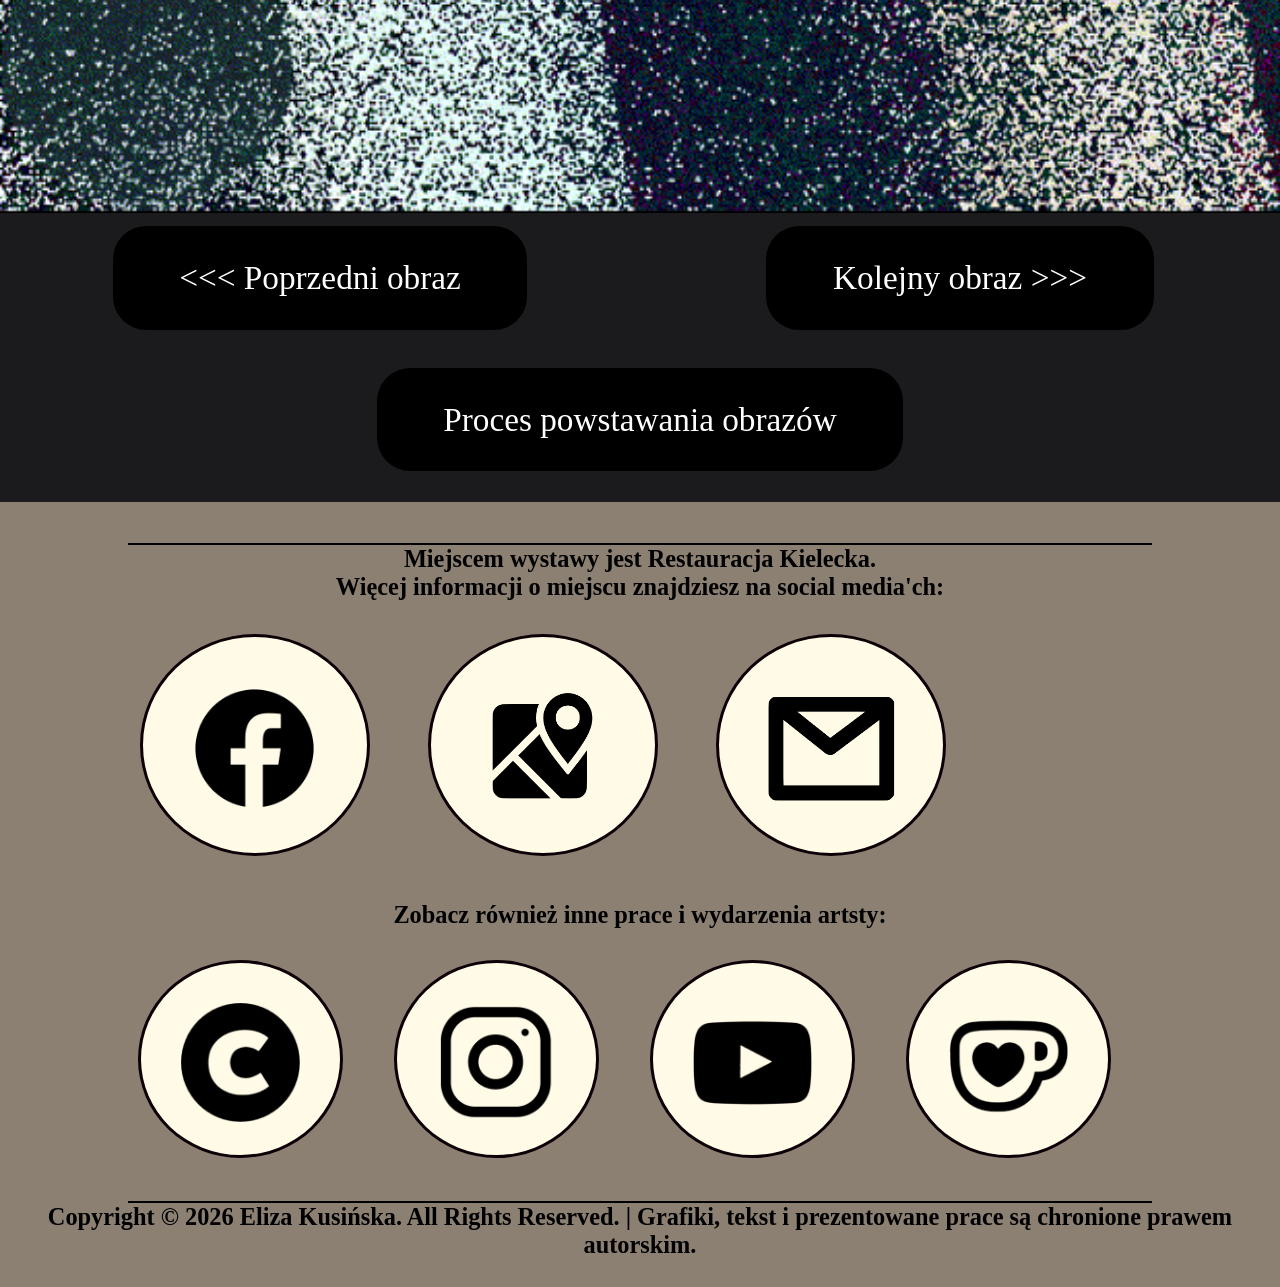
<file: 03.html>
<!DOCTYPE html>
<html lang="pl">
  <head>

    <link rel="stylesheet" type="text/css" href="Styles/main.css">

    <link rel="stylesheet" type="text/css" href="Styles/image.css">

    <meta charset="utf-8" />

  </head>
  <body>


    <main>

           <div> <img src="IMGS/03.GIF" style="width: 100%;" > </div>


           <div class="next_grid">
              <div  class="next">
                  <a href="02.html"> <<< Poprzedni obraz </a>
              </div>
              <div class="next">
                  <a href="04.html" > Kolejny obraz >>> </a>
              </div>
			</div>

			<div class="next">
                  <a href="index.html#szkice" > Proces powstawania obrazów </a>
              </div>
	</main>

	<footer>

		<div class= "end">
		<h3></h3>
		</div>
		<h3> Miejscem wystawy jest Restauracja Kielecka. </br>Więcej informacji o miejscu znajdziesz na social media'ch:</h3>
		<div class="social" style="padding-right: 0;">
            <a href="https://www.facebook.com/restauracjakielecka/"  target="_blank"><div class="social-button"><img src="IMGS/facebook.png"></div></a>
			<a href="https://www.google.com/maps/place/Restauracja+Kielecka/@50.8666158,20.6364474,19.62z/data=!4m14!1m7!3m6!1s0x47182791921f1da7:0x267acf8be333f46b!2sFilharmonia+%C5%9Awi%C4%99tokrzyska+im.+Oskara+Kolberga!8m2!3d50.8665175!4d20.6365245!16s%2Fg%2F120xjf3r!3m5!1s0x471827d017b03e21:0x5a664d1473442e51!8m2!3d50.8667061!4d20.6363611!16s%2Fg%2F11frqv938v?hl=pl&entry=ttu&g_ep=EgoyMDI2MTExMC4wIKXMDSoASAFQAw%3D%3D"  target="_blank">
			<div class="social-button"><img src="IMGS/maps.webp"></div>
			</a>
			<a href="mailto: info@restauracjakielecka.pl"  target="_blank">
			<div class="social-button"><img src="IMGS/mail.webp"></div>
			</a>

       </div>
<h3> Zobacz również inne prace i wydarzenia artsty: </h3>
       		<div class="social">

			<a href="https://cara.app/ekierka"  target="_blank">
			<div class="social-button"><img src="IMGS/cara.webp"></div>
			</a>
			<a href="https://www.instagram.com/elizakusinska/"  target="_blank">
			<div class="social-button"><img src="IMGS/inst.webp"></div>
			</a>
			<a href="https://www.youtube.com/@Ekierka"  target="_blank"><div class="social-button"><img src="IMGS/youtube.webp"></div></a>
			<a href="https://ko-fi.com/ekierka"  target="_blank"><div class="social-button"><img src="IMGS/kofi.webp"></div></a>
<!-- Można dodać konto na pixaby i tweeter/X w przyszłość -->
       </div>
       <div class= "end">
		</div>

		<h3>Copyright © 2026 Eliza Kusińska. All Rights Reserved. | Grafiki, tekst i prezentowane prace są chronione prawem autorskim. </br></br></h3>
	</footer>


  </body>

</html>
</file>
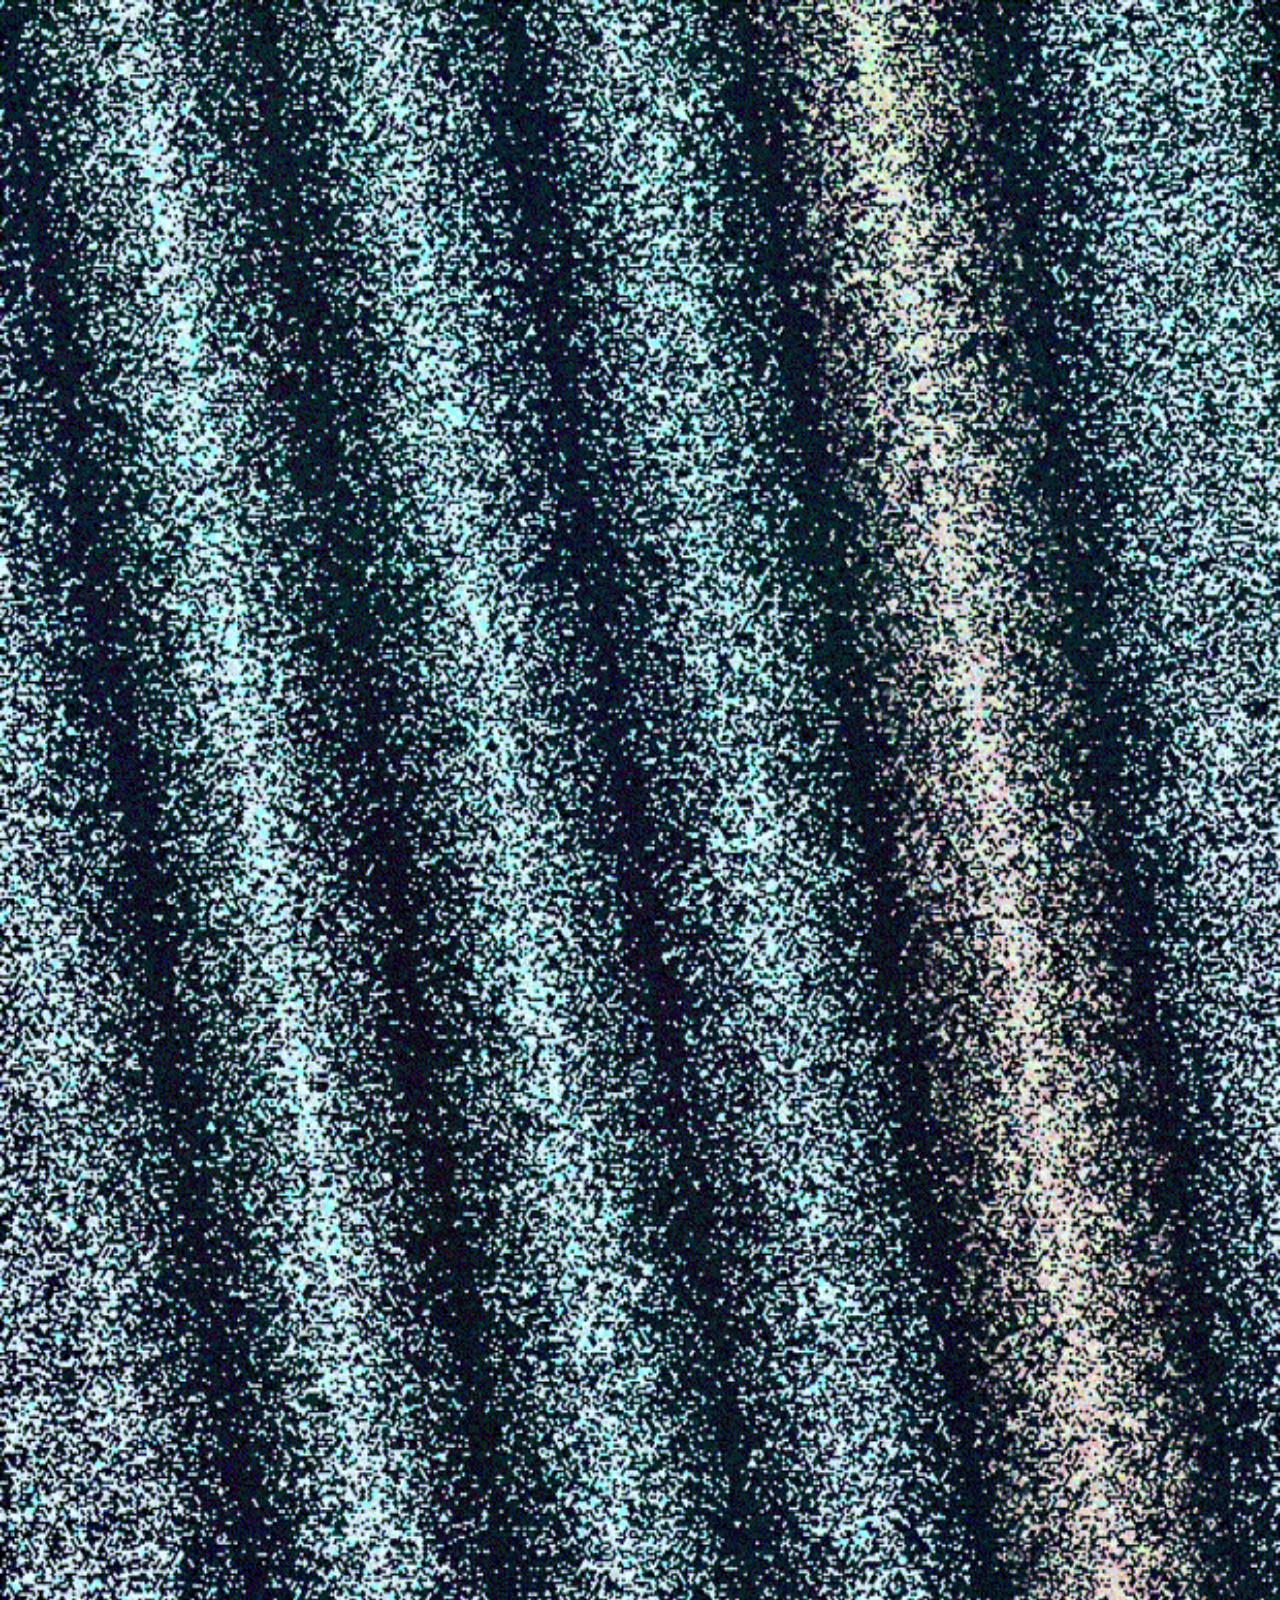
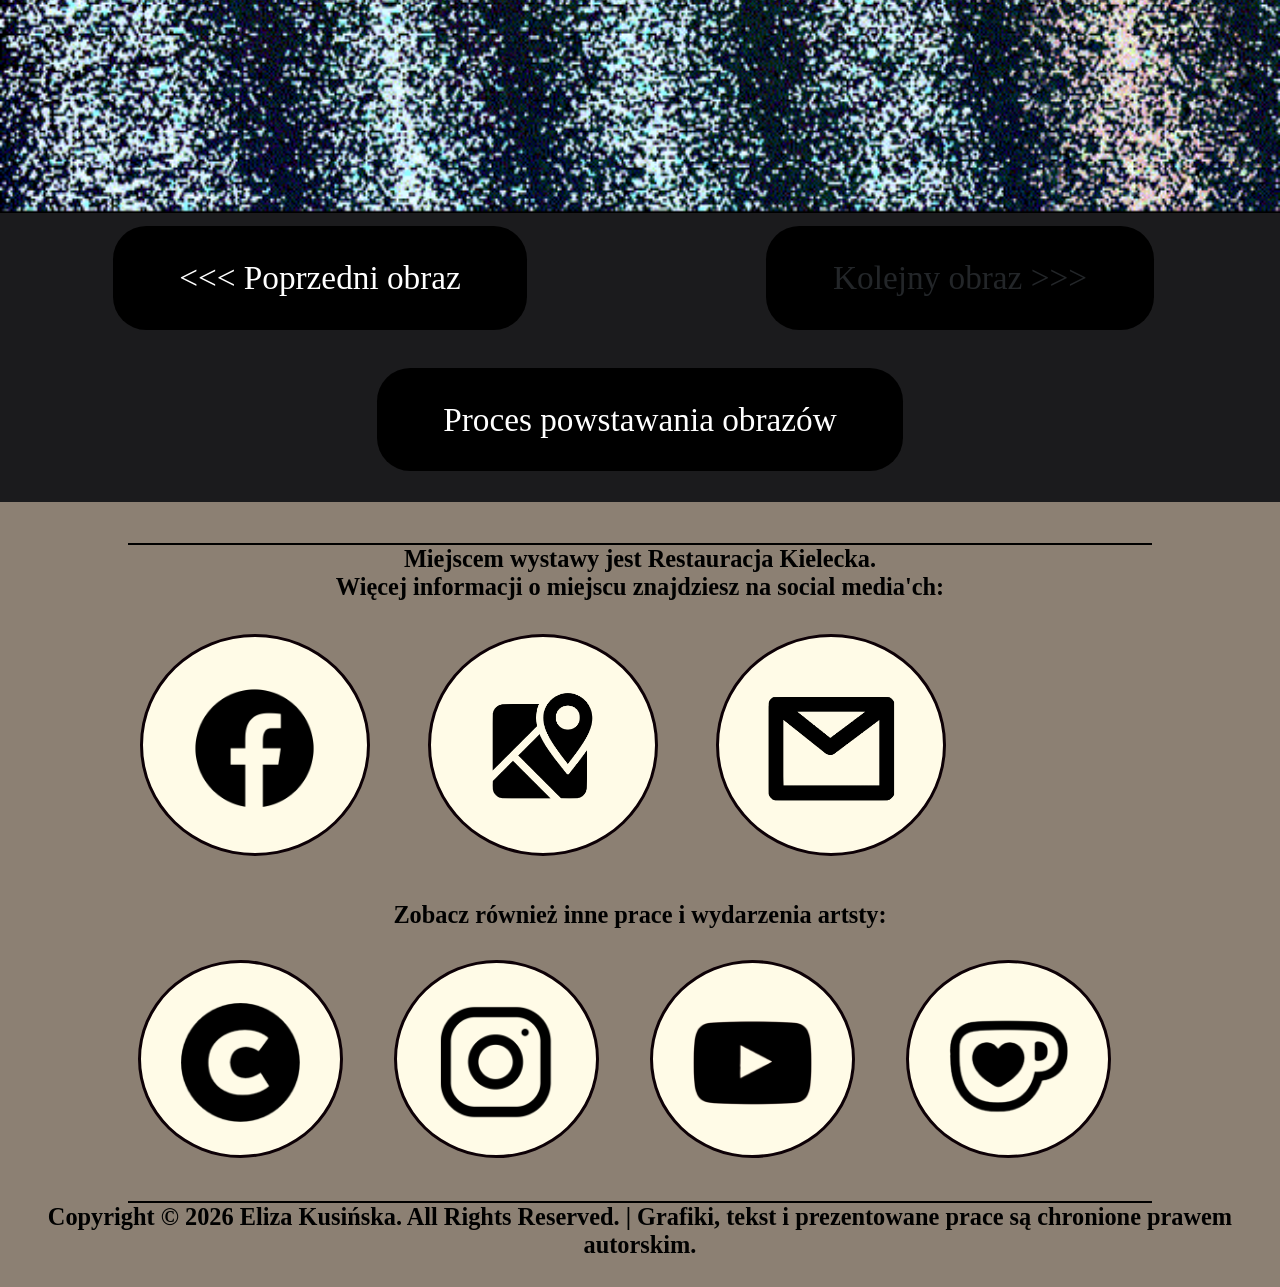
<file: 04.html>
<!DOCTYPE html>
<html lang="pl">
  <head>

    <link rel="stylesheet" type="text/css" href="Styles/main.css">

    <link rel="stylesheet" type="text/css" href="Styles/image.css">

    <meta charset="utf-8" />

  </head>
  <body>


    <main>

           <div> <img src="IMGS/04.GIF" style="width: 100%;" > </div>


           <div class="next_grid">
              <div  class="next">
                  <a href="03.html" > <<< Poprzedni obraz </a>
              </div>
              <div class="next">
                  <a style="color: #232629;" > Kolejny obraz >>> </a>
              </div>
			</div>

			<div class="next">
                  <a href="index.html#szkice" > Proces powstawania obrazów </a>
              </div>
	</main>

	<footer>

		<div class= "end">
		<h3></h3>
		</div>
		<h3> Miejscem wystawy jest Restauracja Kielecka. </br>Więcej informacji o miejscu znajdziesz na social media'ch:</h3>
		<div class="social" style="padding-right: 0;">
            <a href="https://www.facebook.com/restauracjakielecka/"  target="_blank"><div class="social-button"><img src="IMGS/facebook.png"></div></a>
			<a href="https://www.google.com/maps/place/Restauracja+Kielecka/@50.8666158,20.6364474,19.62z/data=!4m14!1m7!3m6!1s0x47182791921f1da7:0x267acf8be333f46b!2sFilharmonia+%C5%9Awi%C4%99tokrzyska+im.+Oskara+Kolberga!8m2!3d50.8665175!4d20.6365245!16s%2Fg%2F120xjf3r!3m5!1s0x471827d017b03e21:0x5a664d1473442e51!8m2!3d50.8667061!4d20.6363611!16s%2Fg%2F11frqv938v?hl=pl&entry=ttu&g_ep=EgoyMDI2MTExMC4wIKXMDSoASAFQAw%3D%3D"  target="_blank">
			<div class="social-button"><img src="IMGS/maps.webp"></div>
			</a>
			<a href="mailto: info@restauracjakielecka.pl"  target="_blank">
			<div class="social-button"><img src="IMGS/mail.webp"></div>
			</a>

       </div>
<h3> Zobacz również inne prace i wydarzenia artsty: </h3>
       		<div class="social">

			<a href="https://cara.app/ekierka"  target="_blank">
			<div class="social-button"><img src="IMGS/cara.webp"></div>
			</a>
			<a href="https://www.instagram.com/elizakusinska/"  target="_blank">
			<div class="social-button"><img src="IMGS/inst.webp"></div>
			</a>
			<a href="https://www.youtube.com/@Ekierka"  target="_blank"><div class="social-button"><img src="IMGS/youtube.webp"></div></a>
			<a href="https://ko-fi.com/ekierka"  target="_blank"><div class="social-button"><img src="IMGS/kofi.webp"></div></a>
<!-- Można dodać konto na pixaby i tweeter/X w przyszłość -->
       </div>
       <div class= "end">
		</div>

		<h3>Copyright © 2026 Eliza Kusińska. All Rights Reserved. | Grafiki, tekst i prezentowane prace są chronione prawem autorskim. </br></br></h3>
	</footer>


  </body>

</html>
</file>
<file: Styles/image.css>
:root {
  --dark: #0D0006;
  --mid: #C9AF96;
  --light: #FFFBE7;

}

@property --a{
  syntax: '<angle>';
  inherits: true;
  initial-value: 0deg;
}
@property --p {
  syntax: '<percentage>';
  inherits: true;
  initial-value: 0%;
}
@property --c1 {
  syntax: '<color>';
  inherits: true;
  initial-value: #000;
}
@property --c2 {
  syntax: '<color>';
  inherits: true;
  initial-value: #000;
}


.next_grid{

    display: grid;
    grid-template-columns: 50% 50%;

}
.next{
  padding: 2em 0 3em 0;
  width: 100%;;
  background: none;
  text-align: center;
}
.next a{
  font-size: 1.6em;
  background: black;

  text-decoration: none;
  color: white;
  border-radius: 1em;
  padding: 1em 2em 1em 2em;
}

@media screen and (max-width: 900px) {
  .next a {
    font-size: 1em;
    padding: 5%;

  }
}
@media screen and (max-width: 800px) {
  .next a {

    font-size: 0.8em;
    padding: 6%;

  }
}

.disabled a{
  background: grey

}

.logo-button{
  width:100%;
  display: flex;
  align-items: center;
  justify-content: center;


  transition: all 0.7s;
}
.logo-button:before {
  font-size: 1.3em;
  opacity:0;
  z-index: 0;
  color: var(--light);
  position: absolute;
  content: "ekierka.art";
  padding: 3em;

  border-radius: 30em 30em 0 0;
  padding-top: 2em;

  transition: all 0.7s;

}


.logo-button:hover::before {
  font-size: 0.9em;
  text-decoration: underline;
  font-weight: 500;
  color: var(--light);
  opacity: 1;

  transform: translateY(-50%);
  background-color: var(--mid);
  padding: 1.5%;

  padding-top: 1.8em;
  padding-bottom: 4em;
  border-radius: 10em 10em 0 0;
}


img{
  width:100%;
}


.social{
  width:100%;
  display: grid;
  grid-template-columns: 25% 25% 25% 25%;

  padding: 1em 10% 1em 10%;
  margin-bottom:0em;
}

.social-button{
  width:80%;
  height:86%;
  transition: 0.7s;
  border-radius: 50%;
  margin:4%;
  top:0%;
  background-color: var(--light);
  border: 3px solid var(--dark);
}

.social-button:hover {

  transform: rotateZ(-20deg);
  background-color: var(--mid);
  border: 3px solid var(--light);
  top:0;

}

.social-button img{
  margin-left:0%;
  padding: 0em;
  margin:20%;
  width:60%;
  height:auto;
  transform: rotateZ(0deg);
  transform: translateY(0%);

}

img.sIcon{
  align-content: center;
  padding: 0.1em;
  margin: 0 0 -0.3em 0;
  height: 1.3em;
  width: auto;

  transition: 0.7s;
}
</file>
<file: Styles/modal.css>
/* popup gallery */

/* The Modal (background) */
.modal {
  display: none;
  position: fixed;
  z-index: 100;
  padding-top: 7em;
  left: 0;
  top: 0;
  width: 100%;
  height: 100%;
  overflow: auto;
  background-color:rgba(0, 0, 0, 0.6);
}

/* Modal Content */
.modal-content {

  background: #333;
  background-repeat:  repeat;
  background-blend-mode: overlay;
  position: relative;
  margin: auto;
  padding: 0;
  top:5%;
  width: 85%;
  height: auto;
}

.gallery-container{

  display: flex;
  flex-wrap: wrap;
}
.left-side{
  background: #222;
  background-repeat:  repeat;
  background-blend-mode: overlay;
  width:100%;
  margin: 0.5%;
}

.right-side{
  flex: 20%;
  top:0;
  padding: 2%;
  background: none;
  width:20%;

  color: white;
}

.right-side-sketch{

  text-align: left;
  top:0;
  padding: 2%;
  background: none;
  color: white;
}

.bottom-text{

  text-align: left;
  background: none;
  width:100%;

  color: white;
}
.bottom-text h1{

  padding: 1%;
  background: #222;

  background-image: var(--noise-texture);
  background-repeat:  repeat;
  background-blend-mode: overlay;
  width:100%;
  text-align: center;
  color: white;
}
.bottom-text h3{

  padding-right: 2%;
  padding-left: 2%;
  padding-top: 3%;
}


/* The Close Button */
.close {
  color: #ddd;
  position: sticky;
  top: 0em;
  left: 85%;
  font-size: 4em;
  font-weight: bold;
  background-color: #333;

  background-image: var(--noise-texture);
  background-repeat:  repeat;
  background-blend-mode: overlay;
  padding:  1px 0.4em;
  border-radius: 1em;
  transition: 1s;
  z-index: 100;
}


.close:hover,
.close:focus {

  background-color: #222;

  background-image: var(--noise-texture);
  background-repeat:  repeat;
  background-blend-mode: overlay;
  color: #eee;
  text-decoration: none;
  cursor: pointer;
}

.mySlides {
  display: none;
}

.cursor {
  cursor: pointer;
}

/* Next & previous buttons */
.prev,
.next {
  cursor: pointer;
  top: 13em;
  width: auto;
  padding:0.4em;
  margin-top: -2em;
  margin-left: -1.3em;
  margin-right: -1.3em;
  color: #ddd;


  background-color: #333;
  background-image: var(--noise-texture);
  background-repeat:  repeat;
  background-blend-mode: overlay;
  font-weight: bold;
  font-size: 2em;
  transition: 0.6s ease;
  border-radius: 1em 0 0 1em;
  user-select: none;
  -webkit-user-select: none;
  text-align: center;

  position: absolute;


}

/* Position the "next button" to the right */
.next {
  right: 0;
  border-radius: 0 1em 1em 0;
}
.prev {
  left: 0;
}


/* On hover, add a black background color with a little bit see-through */
.prev:hover{
  background-color: #222;
  color: #999;
  background-image: var(--noise-texture);
  background-repeat:  repeat;
  background-blend-mode: overlay;
}


.next:hover {
  background: #222;
  color: #999;
  background-image: var(--noise-texture);
  background-repeat:  repeat;
  background-blend-mode: overlay;
}

button{
  border-radius: 1em;
  width: 20%;
  height: 2em;
  font-size: 1em;
  margin: 0.5em;
  padding: 0.2em;
  background: #333;
  color: #f2f2f2;
}
</file>
<file: Styles/main.css>
:root {
  --background: #1B1B1D;   /*var(--background)*/
  --main: #333333;         /*var(--main)*/
  --detail: #8C8073;    /*var(--detail)*/

  --background: url("11255.png");/*
  --gif-texture0: url("noisev4.gif");
  --noise-texture: url("noise.webb");*/
}


@font-face {
  @font-face {
    font-family: 'FAMILY_NAME';
    src: url(InstrumentSerif-Regular.woff2) format('woff2');
  }
}
/* Resetowanie domyślnych stylów */

* {
    margin: 0;
    padding: 0;
    box-sizing: border-box;

    font-family: "Sans serif";
}

	/* They see me scroolin' */
html::-webkit-scrollbar{
  width: 0.7em;
}
html::-webkit-scrollbar-track {
  background: var(--main);
}
html::-webkit-scrollbar-thumb {
  background: var(--detail);
  outline: 5px var(--main);
}

body {
   
  background-position: right top;
  background-size:100%;
  background-attachment: fixed;
  background-repeat:repeat-y;
  background-color: #1B1B1D;
  font-size: 1.3em;

  }


  header {
    background-image:var(--background);
    background-size:100%;

    opacity: 64%;
    position:center;
    width: 100%;
    height: auto;
    background-color:var(--background);
    color: white;
    padding:1.5em;
    text-align: center;

    border-style: none none solid none;
    border-color: var(--detail);
    border-radius: 0;
    border-width: 0.5em;

  }

}
/*   MAIN */
  main {

    margin-left:5%;
    width:90%;
  }

  main div.gallery-type0{
    display: flex;
    flex-wrap: wrap;

  }

  main div.gallery-type0 div {
    color: white;
    width:100%;
    padding: 0em 0em 1em 0em;

  }

  main div.gallery-type0 img {
    width: 100%;

  }

img {width: 100%;}
  .grid {
    display: grid;
    grid-template-columns: 20% 20%  20%  20% 20%;
  }

  .grid div {
    width:100%
    height: auto;
  }
  .grid img {
    width: 100%;
    padding: 1em 1em 0 1em;
    height: auto;
    border-radius: 1.2em;
    transition: 1s;

  }



  @media screen and (max-width: 1900px) {
    .grid {
      grid-template-columns: 33%  33%  33% ;
    }
  }
  @media screen and (max-width: 1600px) {
    .grid {
      grid-template-columns: 50%  50%;
    }
  }
  @media screen and (max-width: 1200px) {
    .grid {
      grid-template-columns: 100%;

    }
    .grid img {
      padding: 2em 2em 0 2em;
    }
  }


  .grid img:hover {
    cursor: pointer;

  }
  .grid .locked {
    display: none;
  }


.img-disp {
  width: 50%;
  margin-left: 25%;
}
.img-disp h3{
  color: white;
  padding: 5%;
  text-align: center;
}
.img-disp img{
margin: 2%;
}

@media screen and (max-width: 1900px) {
  .img-disp {

    width: 60%;
    margin-left: 20%;
  }
}
@media screen and (max-width: 1600px) {
  .img-disp {

    width: 96%;
    margin-left: 0%;
  }
}
@media screen and (max-width: 1200px) {
  .img-disp {

    width: 96%;
    margin-left: 0%;
  }

}
/* Footer */
footer {
  text-align: center;
  background: var(--detail);

}

footer div.end{

  display: flex;
  margin-left:10%;
  border-style: none none solid none;
  border-width: 2px;
  width:80%;

}


footer div.end h3{
  font-weight:300;
  font-size: 1em;
  padding:1em;
  text-align:center;
}
footer h2{

  margin-left:10%;
  font-weight:200;
  font-size: 1em;
  padding:1em;
  text-align:left;
}
</file>
